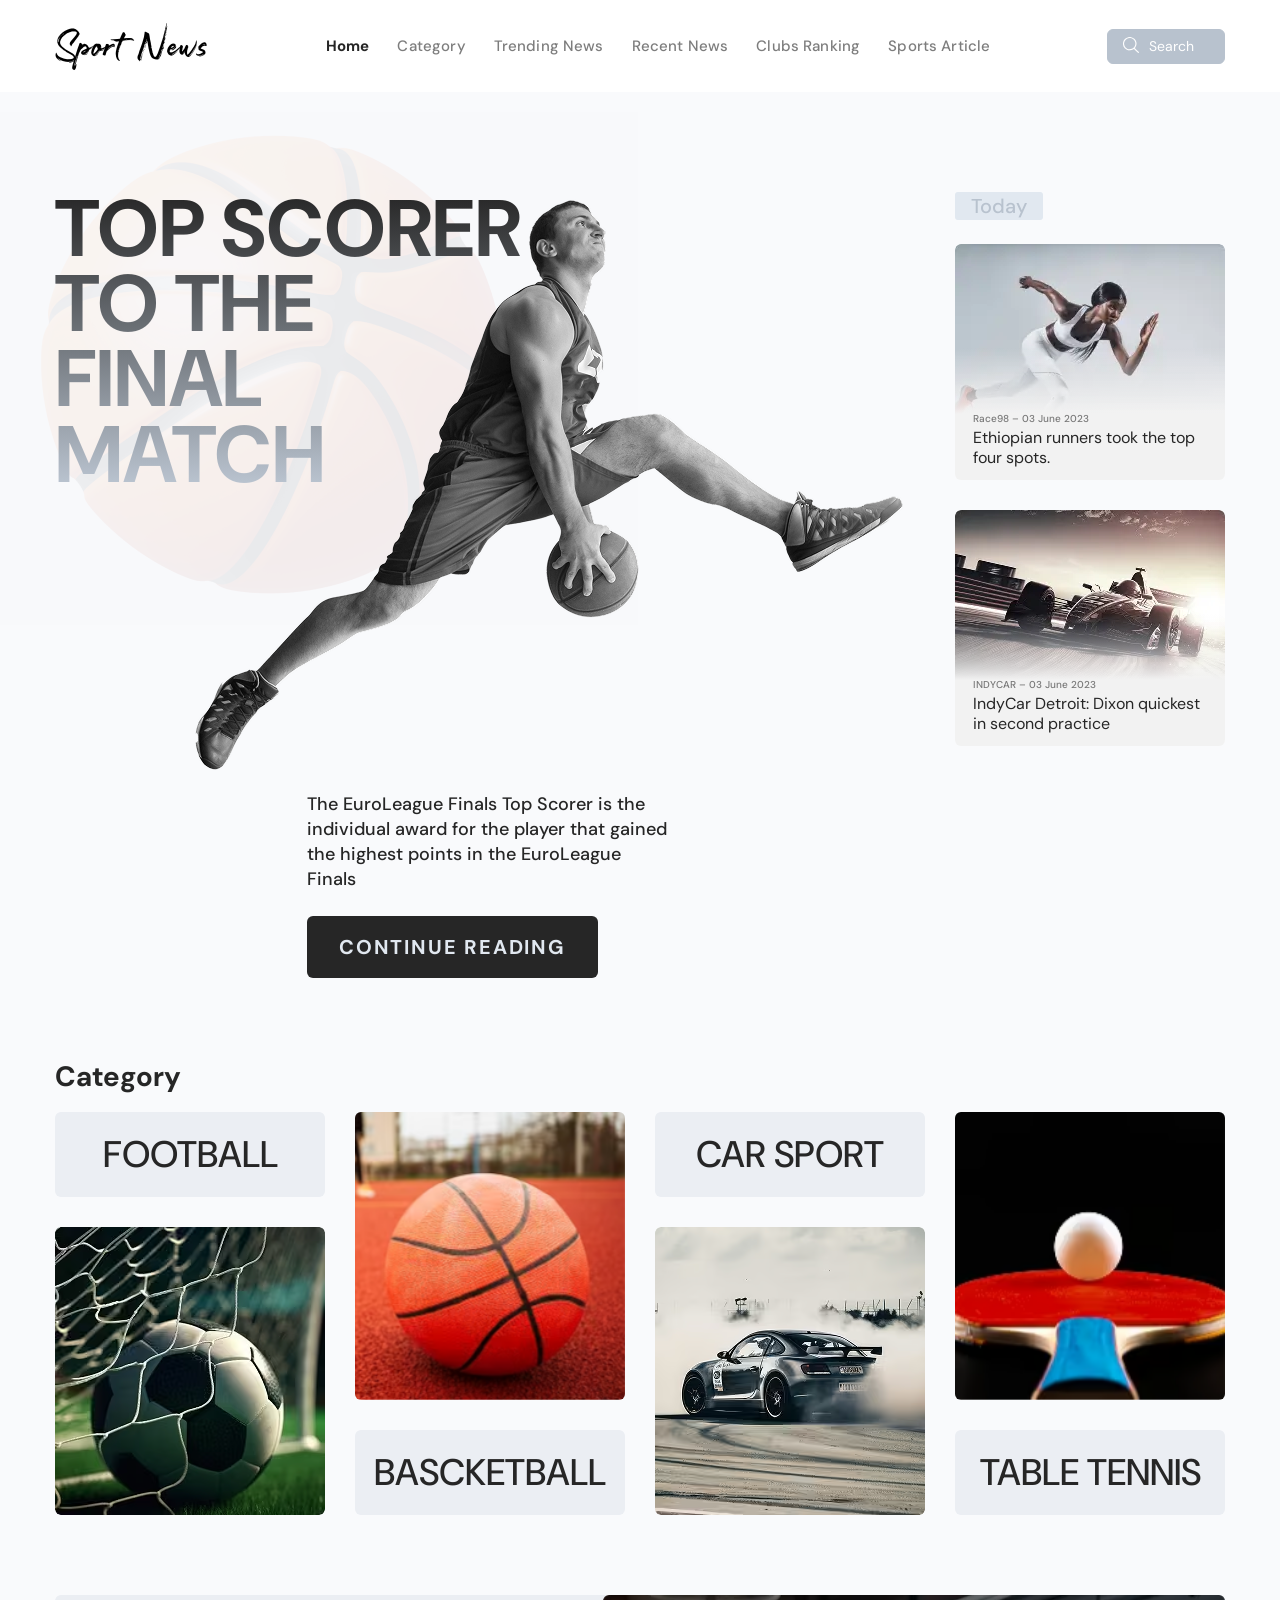
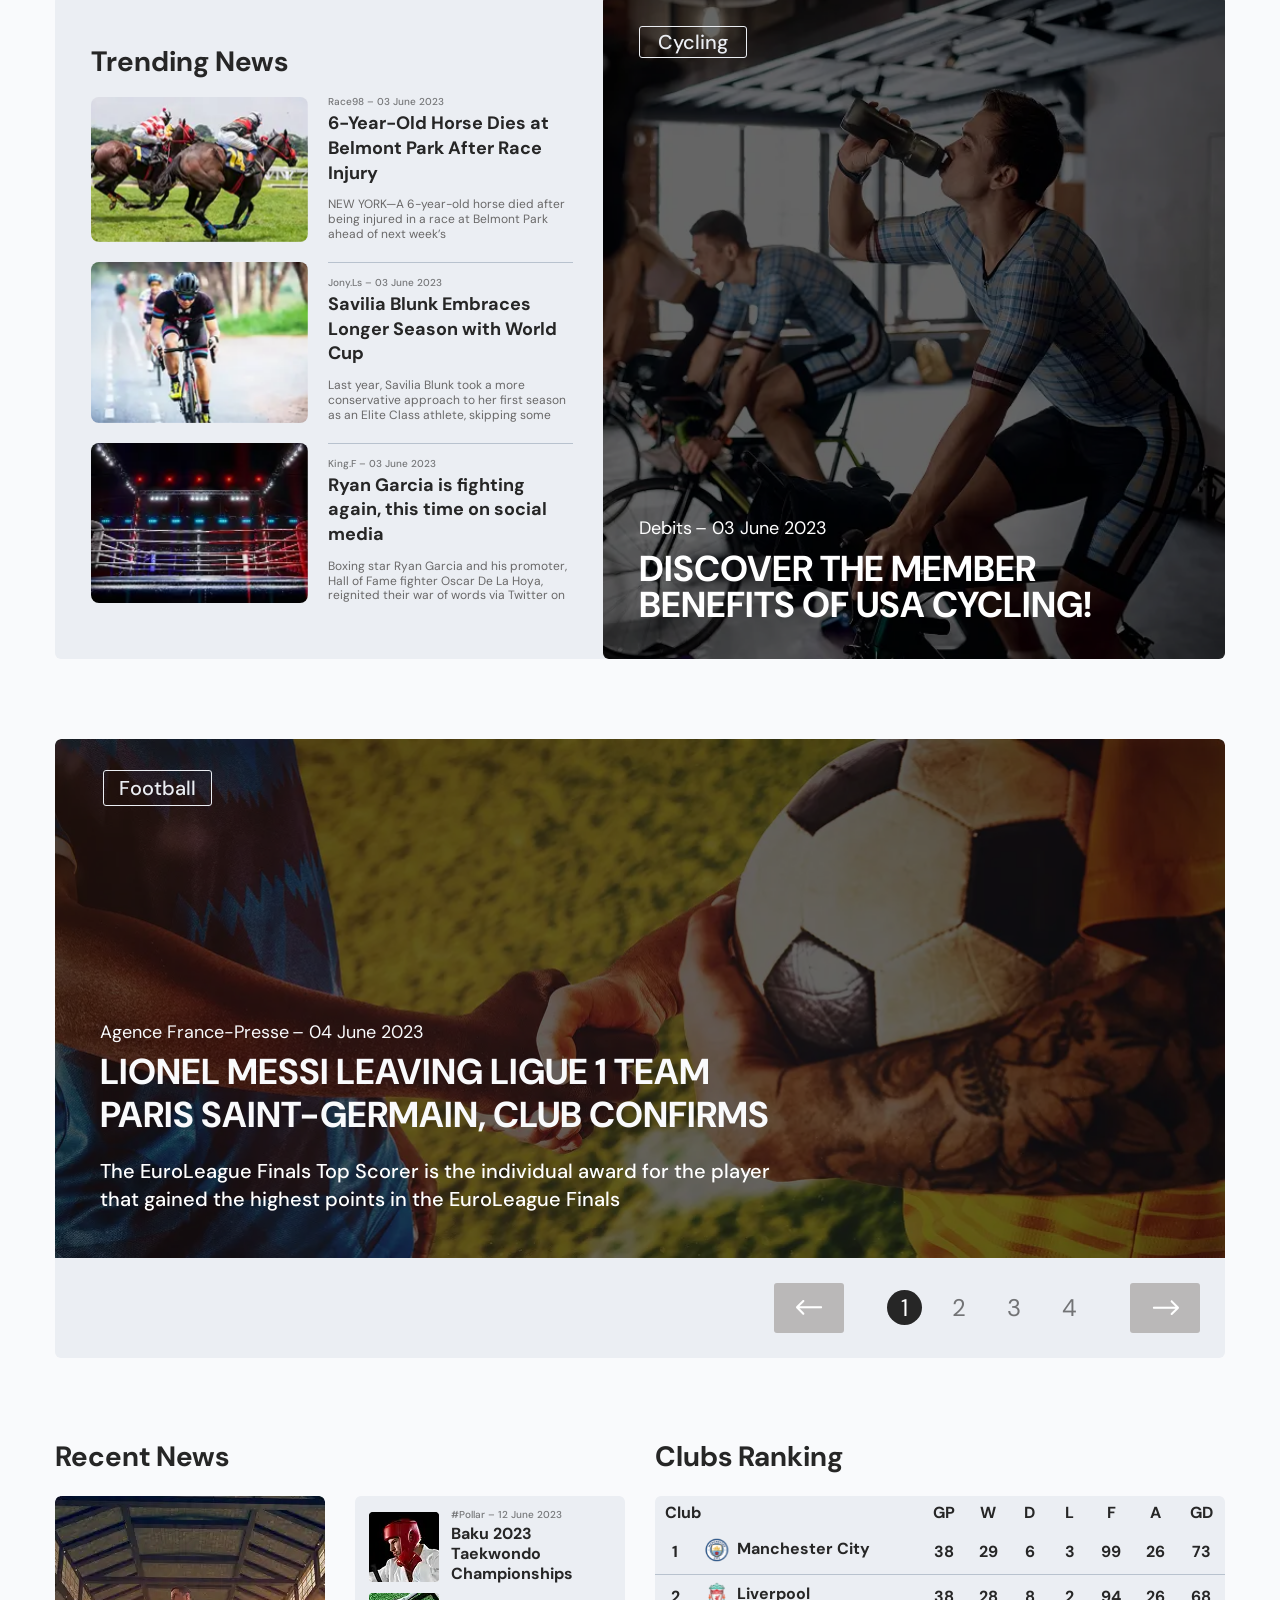
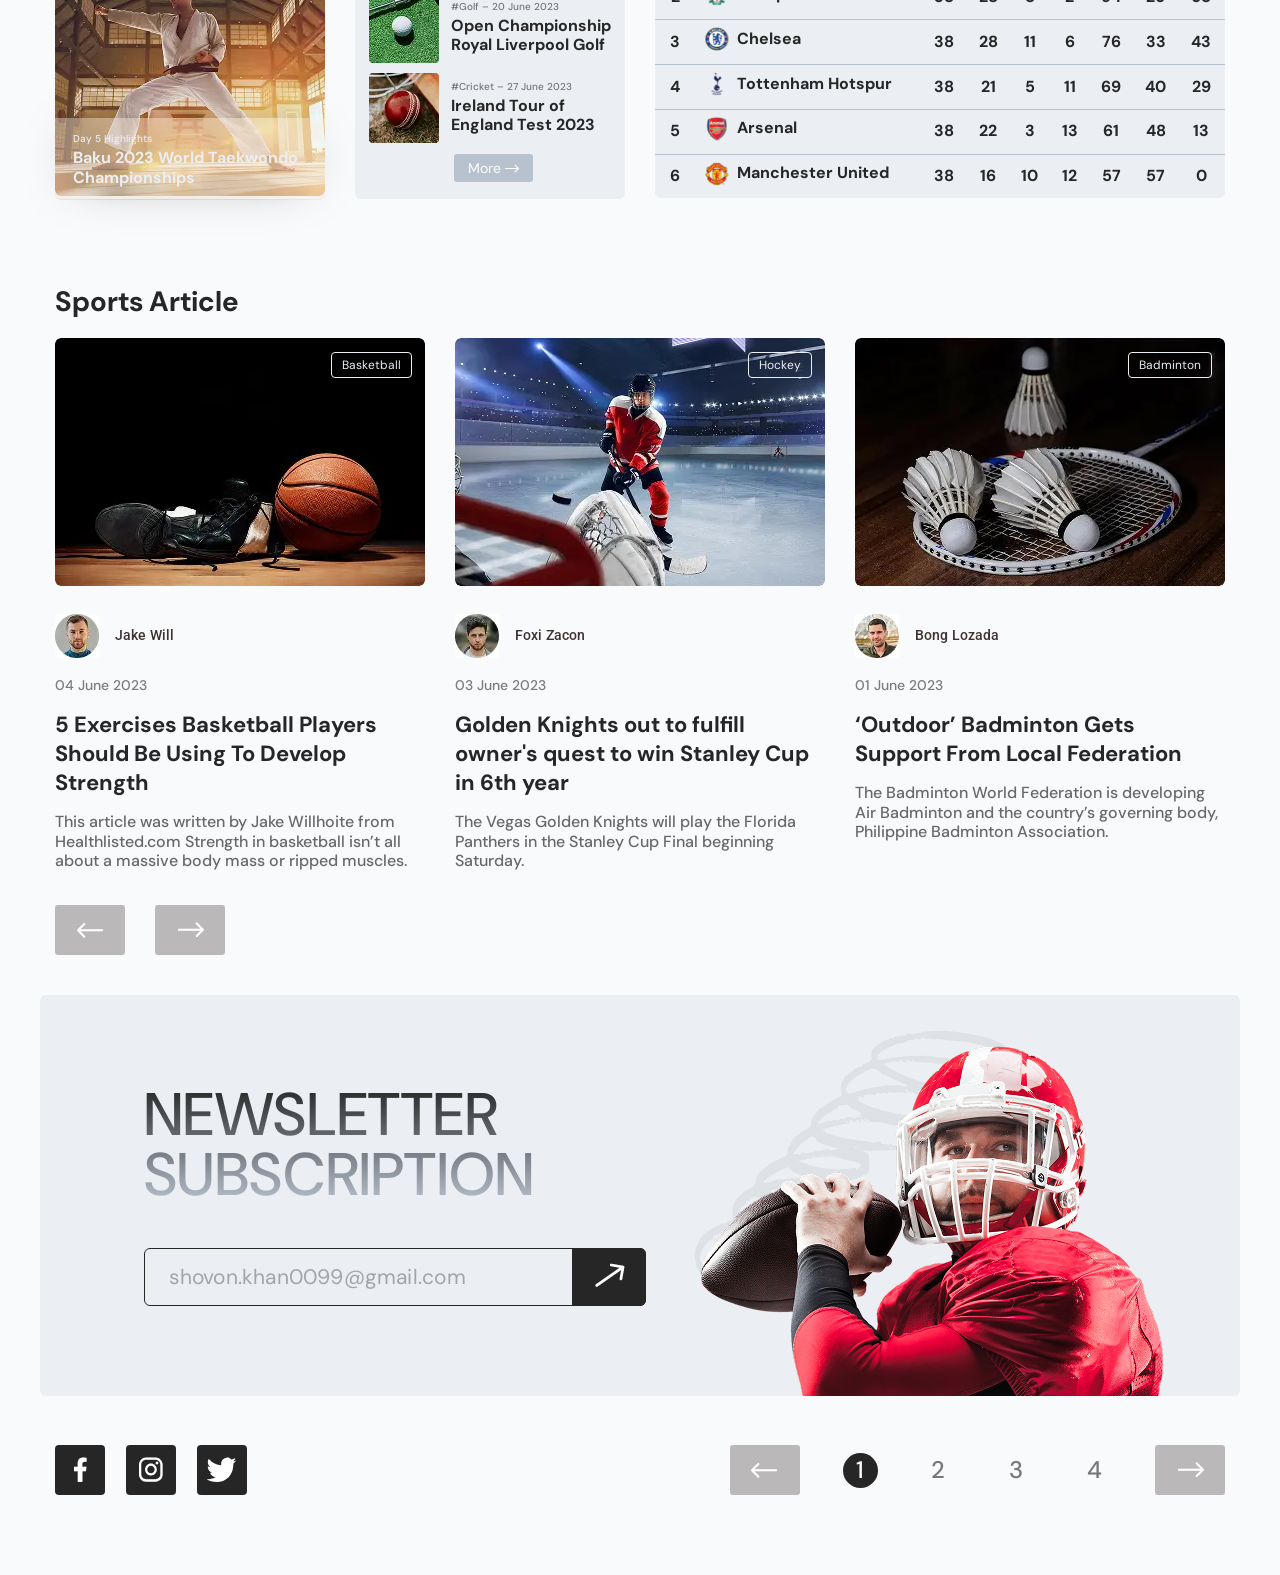
<file: index.html>
<!DOCTYPE html>
<html lang="en">

<head>
   <meta charset="UTF-8">
   <meta name="viewport" content="width=device-width, initial-scale=1.0">
   <link rel="stylesheet" href="https://cdn.jsdelivr.net/npm/swiper@11/swiper-bundle.min.css">
   <link rel="preconnect" href="https://fonts.googleapis.com">
   <link rel="preconnect" href="https://fonts.gstatic.com" crossorigin>
   <link href="https://fonts.googleapis.com/css2?family=DM%20Sans:wght@400;500;700&family=Roboto:wght@500&display=swap" rel="stylesheet">
   <link rel="stylesheet" href="css/style.css">
   <title>Sport News</title>
</head>

<body>
   <div class="wrapper">
      <header class="header">
         <div class="header__container">
            <a class="logo" href="index.html">Sport News</a>
            <nav class="header__menu menu">
               <ul class="menu__list">
                  <li class="menu__item">
                     <a class="menu__link" href="index.html" aria-current="page">Home</a>
                  </li>
                  <li class="menu__item">
                     <a class="menu__link" href="#category">Category</a>
                  </li>
                  <li class="menu__item">
                     <a class="menu__link" href="#trending-news">Trending News</a>
                  </li>
                  <li class="menu__item">
                     <a class="menu__link" href="#recent-news">Recent News</a>
                  </li>
                  <li class="menu__item">
                     <a class="menu__link" href="#clubs-ranking">Clubs Ranking</a>
                  </li>
                  <li class="menu__item">
                     <a class="menu__link" href="#sports-article">Sports Article</a>
                  </li>
               </ul>
            </nav>
            <form class="search" action="#" method="get">
               <label class="visually-hidden" for="search-input">Search</label>
               <input class="search__input" id="search-input" type="search" name="form[]" placeholder="Search">
               <button class="search__button search__button--icon-search" type="submit" aria-label="Search"> </button>
            </form>
            <button class="icon-menu" type="button" aria-label="Open menu">
               <span></span>
            </button>
         </div>
      </header>
      <main class="page">
         <section class="page__hero hero">
            <div class="hero__container">
               <div class="hero__main">
                  <div class="hero__body">
                     <h1 class="hero__title"> TOP SCORER TO THE FINAL MATCH </h1>
                     <div class="hero__media">
                        <img class="hero__image" src="img/hero/basketball-player.png" alt="Basketball player" loading="lazy">
                     </div>
                  </div>
                  <div class="hero__content">
                     <div class="hero__text">
                        <p> The EuroLeague Finals Top Scorer is the individual award for the player that gained the highest points in the EuroLeague Finals</p>
                     </div>
                     <a class="hero__button" href="#">Continue Reading</a>
                  </div>
               </div>
               <aside class="hero__aside aside-hero">
                  <h2 class="aside-hero__label">Today</h2>
                  <ul class="aside-hero__list">
                     <li class="aside-hero__item">
                        <article class="card-news">
                           <a class="card-news__link" href="#">
                              <div class="card-news__picture">
                                 <img class="card-news__image" src="img/hero/woman-running.webp" alt="Ethiopian runners " loading="lazy">
                              </div>
                              <div class="card-news__content">
                                 <div class="card-news__meta">
                                    <span class="card-news__category">Race98</span>
                                    <time datetime="2023-06-03">03 June 2023</time>
                                 </div>
                                 <h3 class="card-news__title"> Ethiopian runners took the top four spots. </h3>
                              </div>
                           </a>
                        </article>
                     </li>
                     <li class="aside-hero__item">
                        <article class="card-news">
                           <a class="card-news__link" href="#">
                              <div class="card-news__picture">
                                 <img class="card-news__image" src="img/hero/race-car.webp" alt="IndyCar Detroit race" loading="lazy">
                              </div>
                              <div class="card-news__content">
                                 <div class="card-news__meta">
                                    <span class="card-news__category">INDYCAR</span>
                                    <time datetime="2023-06-03">03 June 2023</time>
                                 </div>
                                 <h3 class="card-news__title"> IndyCar Detroit: Dixon quickest in second practice </h3>
                              </div>
                           </a>
                        </article>
                     </li>
                  </ul>
               </aside>
            </div>
         </section>
         <section id="category" class="page__category category">
            <div class="category__container">
               <h2 class="category__title title">Category</h2>
               <ul class="category__list">
                  <li class="category__item item-category">
                     <a class="item-category__link" href="#">
                        <h3 class="item-category__title">Football</h3>
                        <figure class="item-category__picture">
                           <img class="item-category__image" src="img/category/football.avif" alt="soccer ball in the goal" loading="lazy">
                        </figure>
                     </a>
                  </li>
                  <li class="category__item item-category">
                     <a class="item-category__link" href="#">
                        <h3 class="item-category__title">Bascketball</h3>
                        <figure class="item-category__picture">
                           <img class="item-category__image" src="img/category/basketball.avif" alt="close up basketball outdoors" loading="lazy">
                        </figure>
                     </a>
                  </li>
                  <li class="category__item item-category">
                     <a class="item-category__link" href="#">
                        <h3 class="item-category__title">Car sport</h3>
                        <figure class="item-category__picture">
                           <img class="item-category__image" src="img/category/car-sport.avif" alt="sport car is drifting  track with smoke around" loading="lazy">
                        </figure>
                     </a>
                  </li>
                  <li class="category__item item-category">
                     <a class="item-category__link" href="#">
                        <h3 class="item-category__title">Table Tennis</h3>
                        <figure class="item-category__picture">
                           <img class="item-category__image" src="img/category/table-tennis.avif" alt="red ping pong racket" loading="lazy">
                        </figure>
                     </a>
                  </li>
               </ul>
            </div>
         </section>
         <section id="trending-news" class="page__top-news top-news">
            <div class="top-news__container">
               <div class="top-news__body">
                  <div class="top-news__content">
                     <h2 class="top-news__title title">Trending News</h2>
                     <ul class="top-news__list">
                        <li class="top-news__item">
                           <article class="news-card">
                              <a class="news-card__link" href="#">
                                 <figure class="news-card__picture">
                                    <img class="news-card__image" src="img/top-news/race-horse.webp" alt="horse racing" loading="lazy">
                                 </figure>
                                 <div class="news-card__content">
                                    <div class="news-card__meta">
                                       <span class="news-card__category">Race98</span>
                                       <time datetime="2023-06-03">03 June 2023</time>
                                    </div>
                                    <h3 class="news-card__title">6-Year-Old Horse Dies at Belmont Park After Race Injury</h3>
                                    <div class="news-card__text">
                                       <p>NEW YORK—A 6-year-old horse died after being injured in a race at Belmont Park ahead of next week’s</p>
                                    </div>
                                 </div>
                              </a>
                           </article>
                        </li>
                        <li class="top-news__item">
                           <article class="news-card">
                              <a class="news-card__link" href="#">
                                 <figure class="news-card__picture">
                                    <img class="news-card__image" src="img/top-news/cyclist.webp" alt="A cyclist leads the way while riding a bicycle on a racing road" loading="lazy">
                                 </figure>
                                 <div class="news-card__content">
                                    <div class="news-card__meta">
                                       <span class="news-card__category">Jony.Ls</span>
                                       <time datetime="2023-06-03">03 June 2023</time>
                                    </div>
                                    <h3 class="news-card__title">Savilia Blunk Embraces Longer Season with World Cup</h3>
                                    <div class="news-card__text">
                                       <p>Last year, Savilia Blunk took a more conservative approach to her first season as an Elite Class athlete, skipping some</p>
                                    </div>
                                 </div>
                              </a>
                           </article>
                        </li>
                        <li class="top-news__item">
                           <article class="news-card">
                              <a class="news-card__link" href="#">
                                 <figure class="news-card__picture">
                                    <img class="news-card__image" src="img/top-news/boxing-arena.webp" alt="empty boxing arena waiting new  round" loading="lazy">
                                 </figure>
                                 <div class="news-card__content">
                                    <div class="news-card__meta">
                                       <span class="news-card__category">King.F</span>
                                       <time datetime="2023-06-03">03 June 2023</time>
                                    </div>
                                    <h3 class="news-card__title">Ryan Garcia is fighting again, this time on social media</h3>
                                    <div class="news-card__text">
                                       <p>Boxing star Ryan Garcia and his promoter, Hall of Fame fighter Oscar De La Hoya, reignited their war of words via Twitter on</p>
                                    </div>
                                 </div>
                              </a>
                           </article>
                        </li>
                     </ul>
                  </div>
                  <article class="top-news__feature feature-news">
                     <a class="feature-news__link" href="#">
                        <div class="feature-news__label">Cycling</div>
                        <figure class="feature-news__picture">
                           <img class="feature-news__image" src="img/top-news/sportsman-drinking-water.webp" alt="sportsman drinking water training stationary bike" loading="lazy">
                        </figure>
                        <div class="feature-news__content">
                           <div class="feature-news__meta">
                              <span class="feature-news__category">Debits</span>
                              <time datetime="2023-06-03">03 June 2023</time>
                           </div>
                           <h3 class="feature-news__title">DISCOVER THE MEMBER BENEFITS OF USA CYCLING!</h3>
                        </div>
                     </a>
                  </article>
               </div>
            </div>
         </section>
         <section id="recent-news" class="page__featured-news featured-news">
            <div class="featured-news__container">
               <h2 class="visually-hidden">Featured news</h2>
               <div class="featured-news__slider slider-featured-news swiper">
                  <div class="slider-featured-news__wrapper swiper-wrapper">
                     <div class="slider-featured-news__slide swiper-slide">
                        <article class="item-featured-news">
                           <a class="item-featured-news__link" href="#">
                              <div class="item-featured-news__label">Football</div>
                              <figure class="item-featured-news__picture">
                                 <img class="item-featured-news__image" src="img/featured-news/players-give-handshake.webp" alt="two opposing players give handshake end game " loading="lazy">
                              </figure>
                              <div class="item-featured-news__content">
                                 <div class="item-featured-news__meta">
                                    <span class="item-featured-news__category">Agence France-Presse</span>
                                    <time datetime="2023-06-04">04 June 2023</time>
                                 </div>
                                 <h3 class="item-featured-news__title">Lionel Messi Leaving Ligue 1 Team Paris Saint-Germain, Club Confirms</h3>
                                 <div class="item-featured-news__text">
                                    <p>The EuroLeague Finals Top Scorer is the individual award for the player that gained the highest points in the EuroLeague Finals</p>
                                 </div>
                              </div>
                           </a>
                        </article>
                     </div>
                     <div class="slider-featured-news__slide swiper-slide">
                        <article class="item-featured-news">
                           <a class="item-featured-news__link" href="#">
                              <div class="item-featured-news__label">Football</div>
                              <figure class="item-featured-news__picture">
                                 <img class="item-featured-news__image" src="img/featured-news/players-give-handshake.webp" alt="two opposing players give handshake end game " loading="lazy">
                              </figure>
                              <div class="item-featured-news__content">
                                 <div class="item-featured-news__meta">
                                    <span class="item-featured-news__category">Agence France-Presse</span>
                                    <time datetime="2023-06-04">04 June 2023</time>
                                 </div>
                                 <h3 class="item-featured-news__title">Lionel Messi Leaving Ligue 1 Team Paris Saint-Germain, Club Confirms</h3>
                                 <div class="item-featured-news__text">
                                    <p>The EuroLeague Finals Top Scorer is the individual award for the player that gained the highest points in the EuroLeague Finals</p>
                                 </div>
                              </div>
                           </a>
                        </article>
                     </div>
                     <div class="slider-featured-news__slide swiper-slide">
                        <article class="item-featured-news">
                           <a class="item-featured-news__link" href="#">
                              <div class="item-featured-news__label">Football</div>
                              <figure class="item-featured-news__picture">
                                 <img class="item-featured-news__image" src="img/featured-news/players-give-handshake.webp" alt="two opposing players give handshake end game " loading="lazy">
                              </figure>
                              <div class="item-featured-news__content">
                                 <div class="item-featured-news__meta">
                                    <span class="item-featured-news__category">Agence France-Presse</span>
                                    <time datetime="2023-06-04">04 June 2023</time>
                                 </div>
                                 <h3 class="item-featured-news__title">Lionel Messi Leaving Ligue 1 Team Paris Saint-Germain, Club Confirms</h3>
                                 <div class="item-featured-news__text">
                                    <p>The EuroLeague Finals Top Scorer is the individual award for the player that gained the highest points in the EuroLeague Finals</p>
                                 </div>
                              </div>
                           </a>
                        </article>
                     </div>
                     <div class="slider-featured-news__slide swiper-slide">
                        <article class="item-featured-news">
                           <a class="item-featured-news__link" href="#">
                              <div class="item-featured-news__label">Football</div>
                              <figure class="item-featured-news__picture">
                                 <img class="item-featured-news__image" src="img/featured-news/players-give-handshake.webp" alt="two opposing players give handshake end game " loading="lazy">
                              </figure>
                              <div class="item-featured-news__content">
                                 <div class="item-featured-news__meta">
                                    <span class="item-featured-news__category">Agence France-Presse</span>
                                    <time datetime="2023-06-04">04 June 2023</time>
                                 </div>
                                 <h3 class="item-featured-news__title">Lionel Messi Leaving Ligue 1 Team Paris Saint-Germain, Club Confirms</h3>
                                 <div class="item-featured-news__text">
                                    <p>The EuroLeague Finals Top Scorer is the individual award for the player that gained the highest points in the EuroLeague Finals</p>
                                 </div>
                              </div>
                           </a>
                        </article>
                     </div>
                     <div class="slider-featured-news__slide swiper-slide">
                        <article class="item-featured-news">
                           <a class="item-featured-news__link" href="#">
                              <div class="item-featured-news__label">Football</div>
                              <figure class="item-featured-news__picture">
                                 <img class="item-featured-news__image" src="img/featured-news/players-give-handshake.webp" alt="two opposing players give handshake end game ">
                              </figure>
                              <div class="item-featured-news__content">
                                 <div class="item-featured-news__meta">
                                    <span class="item-featured-news__category">Agence France-Presse</span>
                                    <time datetime="2023-06-04">04 June 2023</time>
                                 </div>
                                 <h3 class="item-featured-news__title">Lionel Messi Leaving Ligue 1 Team Paris Saint-Germain, Club Confirms</h3>
                                 <div class="item-featured-news__text">
                                    <p>The EuroLeague Finals Top Scorer is the individual award for the player that gained the highest points in the EuroLeague Finals</p>
                                 </div>
                              </div>
                           </a>
                        </article>
                     </div>
                     <div class="slider-featured-news__slide swiper-slide">
                        <article class="item-featured-news">
                           <a class="item-featured-news__link" href="#">
                              <div class="item-featured-news__label">Football</div>
                              <figure class="item-featured-news__picture">
                                 <img class="item-featured-news__image" src="img/featured-news/players-give-handshake.webp" alt="two opposing players give handshake end game ">
                              </figure>
                              <div class="item-featured-news__content">
                                 <div class="item-featured-news__meta">
                                    <span class="item-featured-news__category">Agence France-Presse</span>
                                    <time datetime="2023-06-04">04 June 2023</time>
                                 </div>
                                 <h3 class="item-featured-news__title">Lionel Messi Leaving Ligue 1 Team Paris Saint-Germain, Club Confirms</h3>
                                 <div class="item-featured-news__text">
                                    <p>The EuroLeague Finals Top Scorer is the individual award for the player that gained the highest points in the EuroLeague Finals</p>
                                 </div>
                              </div>
                           </a>
                        </article>
                     </div>
                     <div class="slider-featured-news__slide swiper-slide">
                        <article class="item-featured-news">
                           <a class="item-featured-news__link" href="#">
                              <div class="item-featured-news__label">Football</div>
                              <figure class="item-featured-news__picture">
                                 <img class="item-featured-news__image" src="img/featured-news/players-give-handshake.webp" alt="two opposing players give handshake end game ">
                              </figure>
                              <div class="item-featured-news__content">
                                 <div class="item-featured-news__meta">
                                    <span class="item-featured-news__category">Agence France-Presse</span>
                                    <time datetime="2023-06-04">04 June 2023</time>
                                 </div>
                                 <h3 class="item-featured-news__title">Lionel Messi Leaving Ligue 1 Team Paris Saint-Germain, Club Confirms</h3>
                                 <div class="item-featured-news__text">
                                    <p>The EuroLeague Finals Top Scorer is the individual award for the player that gained the highest points in the EuroLeague Finals</p>
                                 </div>
                              </div>
                           </a>
                        </article>
                     </div>
                     <div class="slider-featured-news__slide swiper-slide">
                        <article class="item-featured-news">
                           <a class="item-featured-news__link" href="#">
                              <div class="item-featured-news__label">Football</div>
                              <figure class="item-featured-news__picture">
                                 <img class="item-featured-news__image" src="img/featured-news/players-give-handshake.webp" alt="two opposing players give handshake end game ">
                              </figure>
                              <div class="item-featured-news__content">
                                 <div class="item-featured-news__meta">
                                    <span class="item-featured-news__category">Agence France-Presse</span>
                                    <time datetime="2023-06-04">04 June 2023</time>
                                 </div>
                                 <h3 class="item-featured-news__title">Lionel Messi Leaving Ligue 1 Team Paris Saint-Germain, Club Confirms</h3>
                                 <div class="item-featured-news__text">
                                    <p>The EuroLeague Finals Top Scorer is the individual award for the player that gained the highest points in the EuroLeague Finals</p>
                                 </div>
                              </div>
                           </a>
                        </article>
                     </div>
                     <div class="slider-featured-news__slide swiper-slide">
                        <article class="item-featured-news">
                           <a class="item-featured-news__link" href="#">
                              <div class="item-featured-news__label">Football</div>
                              <figure class="item-featured-news__picture">
                                 <img class="item-featured-news__image" src="img/featured-news/players-give-handshake.webp" alt="two opposing players give handshake end game ">
                              </figure>
                              <div class="item-featured-news__content">
                                 <div class="item-featured-news__meta">
                                    <span class="item-featured-news__category">Agence France-Presse</span>
                                    <time datetime="2023-06-04">04 June 2023</time>
                                 </div>
                                 <h3 class="item-featured-news__title">Lionel Messi Leaving Ligue 1 Team Paris Saint-Germain, Club Confirms</h3>
                                 <div class="item-featured-news__text">
                                    <p>The EuroLeague Finals Top Scorer is the individual award for the player that gained the highest points in the EuroLeague Finals</p>
                                 </div>
                              </div>
                           </a>
                        </article>
                     </div>
                     <div class="slider-featured-news__slide swiper-slide">
                        <article class="item-featured-news">
                           <a class="item-featured-news__link" href="#">
                              <div class="item-featured-news__label">Football</div>
                              <figure class="item-featured-news__picture">
                                 <img class="item-featured-news__image" src="img/featured-news/players-give-handshake.webp" alt="two opposing players give handshake end game ">
                              </figure>
                              <div class="item-featured-news__content">
                                 <div class="item-featured-news__meta">
                                    <span class="item-featured-news__category">Agence France-Presse</span>
                                    <time datetime="2023-06-04">04 June 2023</time>
                                 </div>
                                 <h3 class="item-featured-news__title">Lionel Messi Leaving Ligue 1 Team Paris Saint-Germain, Club Confirms</h3>
                                 <div class="item-featured-news__text">
                                    <p>The EuroLeague Finals Top Scorer is the individual award for the player that gained the highest points in the EuroLeague Finals</p>
                                 </div>
                              </div>
                           </a>
                        </article>
                     </div>
                     <div class="slider-featured-news__slide swiper-slide">
                        <article class="item-featured-news">
                           <a class="item-featured-news__link" href="#">
                              <div class="item-featured-news__label">Football</div>
                              <figure class="item-featured-news__picture">
                                 <img class="item-featured-news__image" src="img/featured-news/players-give-handshake.webp" alt="two opposing players give handshake end game ">
                              </figure>
                              <div class="item-featured-news__content">
                                 <div class="item-featured-news__meta">
                                    <span class="item-featured-news__category">Agence France-Presse</span>
                                    <time datetime="2023-06-04">04 June 2023</time>
                                 </div>
                                 <h3 class="item-featured-news__title">Lionel Messi Leaving Ligue 1 Team Paris Saint-Germain, Club Confirms</h3>
                                 <div class="item-featured-news__text">
                                    <p>The EuroLeague Finals Top Scorer is the individual award for the player that gained the highest points in the EuroLeague Finals</p>
                                 </div>
                              </div>
                           </a>
                        </article>
                     </div>
                     <div class="slider-featured-news__slide swiper-slide">
                        <article class="item-featured-news">
                           <a class="item-featured-news__link" href="#">
                              <div class="item-featured-news__label">Football</div>
                              <figure class="item-featured-news__picture">
                                 <img class="item-featured-news__image" src="img/featured-news/players-give-handshake.webp" alt="two opposing players give handshake end game ">
                              </figure>
                              <div class="item-featured-news__content">
                                 <div class="item-featured-news__meta">
                                    <span class="item-featured-news__category">Agence France-Presse</span>
                                    <time datetime="2023-06-04">04 June 2023</time>
                                 </div>
                                 <h3 class="item-featured-news__title">Lionel Messi Leaving Ligue 1 Team Paris Saint-Germain, Club Confirms</h3>
                                 <div class="item-featured-news__text">
                                    <p>The EuroLeague Finals Top Scorer is the individual award for the player that gained the highest points in the EuroLeague Finals</p>
                                 </div>
                              </div>
                           </a>
                        </article>
                     </div>
                  </div>
                  <div class="swiper-controls">
                     <button class="slider-arrow slider-arrow--left  slider-arrow--icon-arrow" aria-label="Previous slide"></button>
                     <div class="swiper-pagination">
                        <button class="swiper-pagination-btn"></button>
                        <button class="swiper-pagination-btn"></button>
                        <button class="swiper-pagination-btn"></button>
                        <button class="swiper-pagination-btn"></button>
                     </div>
                     <button class="slider-arrow slider-arrow--right slider-arrow--icon-arrow" aria-label="Next slide"></button>
                  </div>
               </div>
            </div>
         </section>
         <section id="clubs-ranking" class="page__recent-news recent-news">
            <div class="recent-news__container">
               <div class="recent-news__layout">
                  <h2 class="recent-news__title title">Recent News</h2>
                  <h2 class="recent-news__sub-title title">Clubs Ranking</h2>
                  <div class="recent-news__body">
                     <article class="recent-news__item item-recent-news">
                        <a href="#" class="item-recent-news__link">
                           <figure class="item-recent-news__picture">
                              <img class="item-recent-news__image" src="img/recent-news/karate-fighters.webp" alt="a man in a white kimano" loading="lazy">
                           </figure>
                           <div class="item-recent-news__content">
                              <div class="item-recent-news__meta">
                                 <span class="item-recent-news__category">Day 5 Highlights</span>
                              </div>
                              <h3 class="item-recent-news__sub-title"> Baku 2023 World Taekwondo Championships </h3>
                           </div>
                        </a>
                     </article>
                     <div class="recent-news__list-wrapper">
                        <ul class="recent-news__list">
                           <li class="recent-news__item">
                              <article class="recent-news__card card-recent-news">
                                 <a class="card-recent-news__link" href="#">
                                    <div class="card-recent-news__picture">
                                       <img class="card-recent-news__image" src="img/recent-news/item-news-card-image-1.webp" alt="" loading="lazy">
                                    </div>
                                    <div class="card-recent-news__body">
                                       <div class="card-recent-news__meta">
                                          <span class="card-recent-news__category">#Pollar</span>
                                          <time datetime="2023-06-12">12 June 2023</time>
                                       </div>
                                       <h3 class="card-recent-news__title">Baku 2023 Taekwondo Championships</h3>
                                    </div>
                                 </a>
                              </article>
                           </li>
                           <li class="recent-news__item">
                              <article class="recent-news__card card-recent-news">
                                 <a class="card-recent-news__link" href="#">
                                    <div class="card-recent-news__picture">
                                       <img class="card-recent-news__image" src="img/recent-news/item-news-card-image-2.webp" alt="" loading="lazy">
                                    </div>
                                    <div class="card-recent-news__body">
                                       <div class="card-recent-news__meta">
                                          <span class="card-recent-news__category">#Golf</span>
                                          <time datetime="2023-06-20">20 June 2023</time>
                                       </div>
                                       <h3 class="card-recent-news__title">Open Championship Royal Liverpool Golf</h3>
                                    </div>
                                 </a>
                              </article>
                           </li>
                           <li class="recent-news__item">
                              <article class="recent-news__card card-recent-news">
                                 <a class="card-recent-news__link" href="#">
                                    <div class="card-recent-news__picture">
                                       <img class="card-recent-news__image" src="img/recent-news/item-news-card-image-3.webp" alt="" loading="lazy">
                                    </div>
                                    <div class="card-recent-news__body">
                                       <div class="card-recent-news__meta">
                                          <span class="card-recent-news__category">#Cricket</span>
                                          <time datetime="2023-06-27">27 June 2023</time>
                                       </div>
                                       <h3 class="card-recent-news__title">Ireland Tour of England Test 2023</h3>
                                    </div>
                                 </a>
                              </article>
                           </li>
                        </ul>
                        <button class="recent-news__button recent-news__button--icon-arrow" type="button">More</button>
                     </div>
                  </div>
                  <div class="recent-news__ranking ranking">
                     <table class="table-ranking">
                        <thead>
                           <tr>
                              <th class="table-ranking__cell table-ranking__cell--club" colspan="2">Club</th>
                              <th class="table-ranking__cell">GP</th>
                              <th class="table-ranking__cell">W</th>
                              <th class="table-ranking__cell">D</th>
                              <th class="table-ranking__cell">L</th>
                              <th class="table-ranking__cell">F</th>
                              <th class="table-ranking__cell">A</th>
                              <th class="table-ranking__cell">GD</th>
                           </tr>
                        </thead>
                        <tbody>
                           <tr class="table-ranking__row">
                              <th class="table-ranking__cell table-ranking__cell--position" scope="row">1</th>
                              <td class="table-ranking__cell table-ranking__cell--club">
                                 <span class="table-ranking__team"> <img class="table-ranking__logo" src="img/recent-news/clubs/ms.svg" alt="Manchester City logo" loading="lazy"> Manchester City </span>
                              </td>
                              <td class="table-ranking__cell" data-label="GP">38</td>
                              <td class="table-ranking__cell" data-label="W">29</td>
                              <td class="table-ranking__cell" data-label="D">6</td>
                              <td class="table-ranking__cell" data-label="L">3</td>
                              <td class="table-ranking__cell" data-label="F">99</td>
                              <td class="table-ranking__cell" data-label="A">26</td>
                              <td class="table-ranking__cell" data-label="GD">73</td>
                           </tr>
                           <tr class="table-ranking__row">
                              <th class="table-ranking__cell table-ranking__cell--position" scope="row">2</th>
                              <td class="table-ranking__cell table-ranking__cell--club">
                                 <span class="table-ranking__team"> <img class="table-ranking__logo" src="img/recent-news/clubs/lv.svg" alt="Liverpool logo" loading="lazy">Liverpool</span>
                              </td>
                              <td class="table-ranking__cell" data-label="GP">38</td>
                              <td class="table-ranking__cell" data-label="W">28</td>
                              <td class="table-ranking__cell" data-label="D">8</td>
                              <td class="table-ranking__cell" data-label="L">2</td>
                              <td class="table-ranking__cell" data-label="F">94</td>
                              <td class="table-ranking__cell" data-label="A">26</td>
                              <td class="table-ranking__cell" data-label="GD">68</td>
                           </tr>
                           <tr class="table-ranking__row">
                              <th class="table-ranking__cell table-ranking__cell--position" scope="row">3</th>
                              <td class="table-ranking__cell table-ranking__cell--club">
                                 <span class="table-ranking__team"> <img class="table-ranking__logo" src="img/recent-news/clubs/cl.svg" alt="Chelsea logo" loading="lazy">Chelsea</span>
                              </td>
                              <td class="table-ranking__cell" data-label="GP">38</td>
                              <td class="table-ranking__cell" data-label="W">28</td>
                              <td class="table-ranking__cell" data-label="D">11</td>
                              <td class="table-ranking__cell" data-label="L">6</td>
                              <td class="table-ranking__cell" data-label="F">76</td>
                              <td class="table-ranking__cell" data-label="A">33</td>
                              <td class="table-ranking__cell" data-label="GD">43</td>
                           </tr>
                           <tr class="table-ranking__row">
                              <th class="table-ranking__cell table-ranking__cell--position" scope="row">4</th>
                              <td class="table-ranking__cell table-ranking__cell--club">
                                 <span class="table-ranking__team"> <img class="table-ranking__logo" src="img/recent-news/clubs/th.svg" alt="Tottenham Hotspur logo" loading="lazy">Tottenham Hotspur</span>
                              </td>
                              <td class="table-ranking__cell" data-label="GP">38</td>
                              <td class="table-ranking__cell" data-label="W">21</td>
                              <td class="table-ranking__cell" data-label="D">5</td>
                              <td class="table-ranking__cell" data-label="L">11</td>
                              <td class="table-ranking__cell" data-label="F">69</td>
                              <td class="table-ranking__cell" data-label="A">40</td>
                              <td class="table-ranking__cell" data-label="GD">29</td>
                           </tr>
                           <tr class="table-ranking__row">
                              <th class="table-ranking__cell table-ranking__cell--position" scope="row">5</th>
                              <td class="table-ranking__cell table-ranking__cell--club">
                                 <span class="table-ranking__team"> <img class="table-ranking__logo" src="img/recent-news/clubs/ar.svg" alt="Arsenal logo" loading="lazy">Arsenal</span>
                              </td>
                              <td class="table-ranking__cell" data-label="GP">38</td>
                              <td class="table-ranking__cell" data-label="W">22</td>
                              <td class="table-ranking__cell" data-label="D">3</td>
                              <td class="table-ranking__cell" data-label="L">13</td>
                              <td class="table-ranking__cell" data-label="F">61</td>
                              <td class="table-ranking__cell" data-label="A">48</td>
                              <td class="table-ranking__cell" data-label="GD">13</td>
                           </tr>
                           <tr class="table-ranking__row">
                              <th class="table-ranking__cell table-ranking__cell--position" scope="row">6</th>
                              <td class="table-ranking__cell table-ranking__cell--club">
                                 <span class="table-ranking__team"> <img class="table-ranking__logo" src="img/recent-news/clubs/mu.svg" alt="Manchester United logo" loading="lazy">Manchester United</span>
                              </td>
                              <td class="table-ranking__cell" data-label="GP">38</td>
                              <td class="table-ranking__cell" data-label="W">16</td>
                              <td class="table-ranking__cell" data-label="D">10</td>
                              <td class="table-ranking__cell" data-label="L">12</td>
                              <td class="table-ranking__cell" data-label="F">57</td>
                              <td class="table-ranking__cell" data-label="A">57</td>
                              <td class="table-ranking__cell" data-label="GD">0</td>
                           </tr>
                        </tbody>
                     </table>
                  </div>
               </div>
            </div>
         </section>
         <section id="sports-article" class="page__articles articles">
            <div class="articles__container">
               <h2 class="articles__title title">Sports Article</h2>
               <div class="articles__slider slider-articles swiper">
                  <div class="slider-articles__wrapper swiper-wrapper">
                     <div class="slider-articles__slide swiper-slide">
                        <article class="item-articles">
                           <a class="item-articles__link" href="#">
                              <div class="item-articles__picture">
                                 <div class="item-articles__label">Basketball</div>
                                 <img class="item-articles__image" src="img/articles/pictures/basketball-equipment.webp" alt="basketball equipment on the floor in a dark room" loading="lazy">
                              </div>
                              <div class="item-articles__content">
                                 <div class="item-articles__author author-articles">
                                    <figure class="author-articles__picture">
                                       <img class="author-articles__avatar" src="img/articles/avatars/avatar-1.webp" alt="" loading="lazy">
                                    </figure>
                                    <div class="author-articles__name">Jake Will</div>
                                 </div>
                                 <div class="item-articles__meta">
                                    <time datetime="2023-06-04">04 June 2023</time>
                                 </div>
                                 <h3 class="item-articles__title">5 Exercises Basketball Players Should Be Using To Develop Strength</h3>
                                 <div class="item-articles__text">
                                    <p>This article was written by Jake Willhoite from Healthlisted.com Strength in basketball isn’t all about a massive body mass or ripped muscles.</p>
                                 </div>
                              </div>
                           </a>
                        </article>
                     </div>
                     <div class="slider-articles__slide swiper-slide">
                        <article class="item-articles">
                           <a class="item-articles__link" href="#">
                              <div class="item-articles__picture">
                                 <div class="item-articles__label">Hockey</div>
                                 <img class="item-articles__image" src="img/articles/pictures/hockey-players.webp" alt="a hockey player scores a puck into the goal" loading="lazy">
                              </div>
                              <div class="item-articles__content">
                                 <div class="item-articles__author author-articles">
                                    <figure class="author-articles__picture">
                                       <img class="author-articles__avatar" src="img/articles/avatars/avatar-2.webp" alt="" loading="lazy">
                                    </figure>
                                    <div class="author-articles__name">Foxi Zacon</div>
                                 </div>
                                 <div class="item-articles__meta">
                                    <time datetime="2023-06-03">03 June 2023</time>
                                 </div>
                                 <h3 class="item-articles__title">Golden Knights out to fulfill owner's quest to win Stanley Cup in 6th year</h3>
                                 <div class="item-articles__text">
                                    <p>The Vegas Golden Knights will play the Florida Panthers in the Stanley Cup Final beginning Saturday.</p>
                                 </div>
                              </div>
                           </a>
                        </article>
                     </div>
                     <div class="slider-articles__slide swiper-slide">
                        <article class="item-articles">
                           <a class="item-articles__link" href="#">
                              <div class="item-articles__picture">
                                 <div class="item-articles__label">badminton</div>
                                 <img class="item-articles__image" src="img/articles/pictures/badminton-racquet.webp" alt="three white shuttlecocks on a bandminton racket" loading="lazy">
                              </div>
                              <div class="item-articles__content">
                                 <div class="item-articles__author author-articles">
                                    <figure class="author-articles__picture">
                                       <img class="author-articles__avatar" src="img/articles/avatars/avatar-3.webp" alt="" loading="lazy">
                                    </figure>
                                    <div class="author-articles__name">Bong Lozada</div>
                                 </div>
                                 <div class="item-articles__meta">
                                    <time datetime="2023-06-01">01 June 2023</time>
                                 </div>
                                 <h3 class="item-articles__title">‘Outdoor’ Badminton Gets Support From Local Federation</h3>
                                 <div class="item-articles__text">
                                    <p>The Badminton World Federation is developing Air Badminton and the country’s governing body, Philippine Badminton Association.</p>
                                 </div>
                              </div>
                           </a>
                        </article>
                     </div>
                     <div class="slider-articles__slide swiper-slide">
                        <article class="item-articles">
                           <a class="item-articles__link" href="#">
                              <div class="item-articles__picture">
                                 <div class="item-articles__label">Hockey</div>
                                 <img class="item-articles__image" src="img/articles/pictures/hockey-players.webp" alt="a hockey player scores a puck into the goal" loading="lazy">
                              </div>
                              <div class="item-articles__content">
                                 <div class="item-articles__author author-articles">
                                    <figure class="author-articles__picture">
                                       <img class="author-articles__avatar" src="img/articles/avatars/avatar-2.webp" alt="" loading="lazy">
                                    </figure>
                                    <div class="author-articles__name">Foxi Zacon</div>
                                 </div>
                                 <div class="item-articles__meta">
                                    <time datetime="2023-06-03">03 June 2023</time>
                                 </div>
                                 <h3 class="item-articles__title">Golden Knights out to fulfill owner's quest to win Stanley Cup in 6th year</h3>
                                 <div class="item-articles__text">
                                    <p>The Vegas Golden Knights will play the Florida Panthers in the Stanley Cup Final beginning Saturday.</p>
                                 </div>
                              </div>
                           </a>
                        </article>
                     </div>
                  </div>
                  <div class="slider-arrows">
                     <button class="slider-arrow slider-arrow--left  slider-arrow--icon-arrow" aria-label="Previous slide"></button>
                     <button class="slider-arrow slider-arrow--right slider-arrow--icon-arrow" aria-label="Next slide"></button>
                  </div>
               </div>
            </div>
         </section>
      </main>
      <aside class="subscribe">
         <div class="subscribe__container">
            <div class="subscribe__content">
               <h3 class="subscribe__title">Newsletter Subscription</h3>
               <form class="subscribe__form" action="#" method="get">
                  <input class="subscribe__input" type="email" placeholder="shovon.khan0099@gmail.com" name="form[]" autocomplete="on" required>
                  <button class="subscribe__button subscribe__button--icon-arrow" type="submit" aria-label="Newsletter Subscription"> </button>
               </form>
            </div>
            <figure class="subscribe__picture">
               <img class="subscribe__image" src="img/subscribe/subscribe-image.png" alt="An American football player poses with a brown ball" loading="lazy">
            </figure>
         </div>
      </aside>
      <footer class="footer">
         <div class="footer__container">
            <div class="footer__social social-footer">
               <ul class="social-footer__list">
                  <li class="social-footer__item">
                     <a class="social-footer__link social-footer__link--icon-s-fb" href="#" aria-label="Facebook"></a>
                  </li>
                  <li class="social-footer__item">
                     <a class="social-footer__link social-footer__link--icon-s-inst" href="#" aria-label="Instagram"></a>
                  </li>
                  <li class="social-footer__item">
                     <a class="social-footer__link social-footer__link--icon-s-tw" href="#" aria-label="Twitter"></a>
                  </li>
               </ul>
            </div>
            <ul class="footer__pages pages">
               <li class="pages__item">
                  <a class="pages__link pages__link--icon-arrow" href="#"></a>
               </li>
               <li class="pages__item">
                  <a class="pages__link pages__link--current" href="#">1</a>
               </li>
               <li class="pages__item">
                  <a class="pages__link" href="#">2</a>
               </li>
               <li class="pages__item">
                  <a class="pages__link" href="#">3</a>
               </li>
               <li class="pages__item">
                  <a class="pages__link" href="#">4</a>
               </li>
               <li class="pages__item">
                  <a class="pages__link pages__link--icon-arrow" href="#"></a>
               </li>
            </ul>
         </div>
      </footer>
   </div>
   <script src="https://cdn.jsdelivr.net/npm/swiper@11/swiper-bundle.min.js"></script>
   <script src="js/script.js"></script>
</body>

</html>
</file>
<file: css/style.css>
@charset "UTF-8";
*,
*::before,
*::after {
  padding: 0;
  margin: 0;
  border: none;
  -webkit-box-sizing: border-box;
          box-sizing: border-box;
}

*::before,
*::after {
  display: inline-block;
}

a {
  text-decoration: none;
  display: inline-block;
  color: inherit;
}

li {
  list-style: none;
}

img {
  max-width: 100%;
  vertical-align: middle;
}

html,
body {
  line-height: 1;
  height: 100%;
}

h1,
h2,
h3,
h4,
h5,
h6 {
  font-weight: inherit;
  font-size: inherit;
}

input,
button,
textarea {
  font-family: inherit;
  font-size: inherit;
  line-height: inherit;
  color: inherit;
  background-color: transparent;
}

input,
textarea {
  width: 100%;
}

button,
select,
option {
  cursor: pointer;
}

input[type=text],
input[type=email],
input[type=tel],
textarea {
  -webkit-appearance: none;
     -moz-appearance: none;
          appearance: none;
}

@font-face {
  font-family: "Darkline";
  src: url("../fonts/Darkline.woff2") format("woff2");
  font-weight: 400;
  font-display: swap;
  font-style: normal;
}
@font-face {
  font-family: "iconfont";
  src: url("../fonts/iconfonts/iconfont.woff2") format("woff2");
  font-weight: normal;
  font-style: normal;
  font-display: block;
}
[class*="--icon-"]::before {
  content: "";
  font-family: "iconfont" !important;
  font-style: normal;
  font-weight: normal;
  font-variant: normal;
  text-transform: none;
  line-height: 1;
  /* Better Font Rendering =========== */
  -webkit-font-smoothing: antialiased;
  -moz-osx-font-smoothing: grayscale;
}

:root {
  --icon-s-tw: "\f000";
  --icon-s-inst: "\f001";
  --icon-s-fb: "\f002";
  --icon-search: "\f003";
  --icon-arrow: "\f004";
}

[class*="--icon-s-tw"]:before {
  content: var(--icon-s-tw);
}

[class*="--icon-s-inst"]:before {
  content: var(--icon-s-inst);
}

[class*="--icon-s-fb"]:before {
  content: var(--icon-s-fb);
}

[class*="--icon-search"]:before {
  content: var(--icon-search);
}

[class*="--icon-arrow"]:before {
  content: var(--icon-arrow);
}

@media (any-hover: hover) and (any-pointer: fine) {
  .menu__link:hover {
    color: rgb(54, 54, 54);
  }
  .menu__link:hover[aria-current=page] {
    color: #686868;
  }
  .hero__button:hover {
    background-color: rgba(38, 38, 38, 0.8);
  }
  .card-news__link:hover .card-news__image {
    -webkit-transform: translateZ(0) scale(1.1);
            transform: translateZ(0) scale(1.1);
  }
  .item-category__link:hover .item-category__title {
    color: #ffffff;
    background-color: #262626;
  }
  .item-category__link:hover .item-category__image {
    -webkit-transform: translateZ(0) scale(1.1);
            transform: translateZ(0) scale(1.1);
  }
  .news-card__link:hover .news-card__image {
    -webkit-transform: translateZ(0) scale(1.1);
            transform: translateZ(0) scale(1.1);
  }
  .slider-arrow:hover {
    background-color: #262626;
  }
  .feature-news__link:hover::after,
  .item-featured-news__link:hover::after {
    opacity: 0.3;
  }
  .swiper-pagination-btn:hover {
    background-color: rgba(38, 38, 38, 0.631372549);
    color: #fff;
  }
  .item-articles__link:hover .item-articles__image {
    -webkit-transform: translateZ(0) scale(1.1);
            transform: translateZ(0) scale(1.1);
  }
  .item-articles__link:hover .item-articles__title {
    color: #686868;
  }
  .item-articles__link:hover .item-articles__text {
    color: #262626;
  }
  .item-recent-news:hover .item-recent-news__image {
    -webkit-transform: translateZ(0) scale(1.1);
            transform: translateZ(0) scale(1.1);
  }
  .card-recent-news:hover .card-recent-news__image {
    -webkit-transform: translateZ(0) scale(1.1);
            transform: translateZ(0) scale(1.1);
  }
  .recent-news__button:hover {
    color: #262626;
    background-color: #e1e8f0;
  }
  .subscribe__button:hover {
    background-color: #686868;
  }
  .subscribe__button:hover::before {
    -webkit-transform: rotate(180deg);
        -ms-transform: rotate(180deg);
            transform: rotate(180deg);
  }
  .social-footer__link:hover {
    background-color: #bab8b8;
  }
  .social-footer__link:hover::before {
    -webkit-transform: translateZ(0) scale(1.1);
            transform: translateZ(0) scale(1.1);
    color: #262626;
  }
  .pages__link:hover:not(.pages__link--current) {
    color: #262626;
  }
  .pages__link--icon-arrow:hover {
    background-color: #262626;
  }
}
.title {
  font-size: 1.75rem;
  font-weight: 700;
  line-height: 1.36;
  -webkit-margin-after: 1rem;
          margin-block-end: 1rem;
}

.header {
  padding-block: 0.9375rem;
  -webkit-margin-after: 1.25rem;
          margin-block-end: 1.25rem;
  background-color: #fff;
  inline-size: 100%;
  position: sticky;
  inset-block-start: 0;
  z-index: 100;
}
.header__container {
  display: -webkit-box;
  display: -ms-flexbox;
  display: flex;
  -webkit-box-align: center;
      -ms-flex-align: center;
          align-items: center;
  -ms-flex-wrap: wrap;
      flex-wrap: wrap;
  -webkit-box-pack: justify;
      -ms-flex-pack: justify;
          justify-content: space-between;
  gap: 0.625rem;
}
.logo {
  font-family: "Darkline", fantasy;
  font-size: 2.625rem;
  line-height: 1;
  letter-spacing: 0.01em;
  color: #000;
}

.menu__list {
  display: -webkit-box;
  display: -ms-flexbox;
  display: flex;
  -webkit-box-align: center;
      -ms-flex-align: center;
          align-items: center;
  -ms-flex-wrap: wrap;
      flex-wrap: wrap;
  gap: 0.5rem;
}
.menu__link {
  font-size: 0.9375rem;
  line-height: 2.8;
  padding: 0.625rem;
  letter-spacing: 0.01em;
  color: rgba(38, 38, 38, 0.6);
}
.menu__link[aria-current=page] {
  font-weight: 700;
  color: #262626;
}

.search {
  display: -webkit-box;
  display: -ms-flexbox;
  display: flex;
  -webkit-box-align: center;
      -ms-flex-align: center;
          align-items: center;
  -webkit-box-orient: horizontal;
  -webkit-box-direction: reverse;
      -ms-flex-direction: row-reverse;
          flex-direction: row-reverse;
  gap: 0.625rem;
  background-color: #b8c2ce;
  border-radius: 0.375rem;
  padding: 0.46875rem 0.9375rem;
  border: 0.0625rem solid #b8c2ce;
  -webkit-transition: all 0.4s ease;
  transition: all 0.4s ease;
}
.search:focus-within {
  border-color: rgba(184, 194, 206, 0.6);
  -webkit-box-shadow: 0 0 0 0.125rem rgba(184, 194, 206, 0.5), 0 0.3125rem 0.9375rem rgba(184, 194, 206, 0.5);
          box-shadow: 0 0 0 0.125rem rgba(184, 194, 206, 0.5), 0 0.3125rem 0.9375rem rgba(184, 194, 206, 0.5);
}
.search__input {
  border: none;
  outline: none;
  line-height: 1.2;
  font-size: 0.875rem;
  color: #fff;
  inline-size: 3.75rem;
}
.search__input::-webkit-input-placeholder {
  color: #fff;
  -webkit-transition: opacity 0.4s ease;
  transition: opacity 0.4s ease;
}
.search__input::-moz-placeholder {
  color: #fff;
  -moz-transition: opacity 0.4s ease;
  transition: opacity 0.4s ease;
}
.search__input:-ms-input-placeholder {
  color: #fff;
  -ms-transition: opacity 0.4s ease;
  transition: opacity 0.4s ease;
}
.search__input::-ms-input-placeholder {
  color: #fff;
  -ms-transition: opacity 0.4s ease;
  transition: opacity 0.4s ease;
}
.search__input::placeholder {
  color: #fff;
  -webkit-transition: opacity 0.4s ease;
  transition: opacity 0.4s ease;
}
.search__input:focus::-webkit-input-placeholder {
  opacity: 0;
}
.search__input:focus::-moz-placeholder {
  opacity: 0;
}
.search__input:focus:-ms-input-placeholder {
  opacity: 0;
}
.search__input:focus::-ms-input-placeholder {
  opacity: 0;
}
.search__input:focus::placeholder {
  opacity: 0;
}
.search__button {
  border: none;
  cursor: pointer;
}
.search__button::before {
  font-size: 1rem;
  color: #fff;
}
.icon-menu {
  display: none;
}

@media (max-width: 61.99875em) {
  .icon-menu {
    -webkit-box-ordinal-group: 2;
        -ms-flex-order: 1;
            order: 1;
    display: block;
    -ms-flex-negative: 0;
        flex-shrink: 0;
    position: relative;
    z-index: 100;
    inline-size: 1.875rem;
    block-size: 1.25rem;
  }
  .icon-menu span, .icon-menu::before, .icon-menu::after {
    content: "";
    position: absolute;
    block-size: 0.125rem;
    inline-size: 100%;
    inset-inline-end: 0;
    border-radius: 2.5rem;
    background-color: #262626;
    -webkit-transition: all 0.5s;
    transition: all 0.5s;
  }
  .icon-menu span {
    inset-block-start: 50%;
    translate: 0 -50%;
  }
  .icon-menu::before {
    inset-block-start: 0;
  }
  .icon-menu::after {
    inset-block-end: 0;
  }
  .open-menu .icon-menu span {
    inline-size: 0;
  }
  .open-menu .icon-menu::before {
    inset-block-start: 50%;
    rotate: -45deg;
    translate: 0 -50%;
  }
  .open-menu .icon-menu::after {
    rotate: 45deg;
    translate: 0 50%;
    inset-block-end: 50%;
  }
  .menu {
    position: fixed;
    inset: 0;
    z-index: 90;
    background-color: #ebeef3;
    padding: 6.25rem 1.25rem 1.875rem;
    overflow-y: auto;
    -webkit-transform: translateX(100%);
        -ms-transform: translateX(100%);
            transform: translateX(100%);
    -webkit-transition: -webkit-transform 0.5s cubic-bezier(0.77, 0, 0.175, 1);
    transition: -webkit-transform 0.5s cubic-bezier(0.77, 0, 0.175, 1);
    transition: transform 0.5s cubic-bezier(0.77, 0, 0.175, 1);
    transition: transform 0.5s cubic-bezier(0.77, 0, 0.175, 1), -webkit-transform 0.5s cubic-bezier(0.77, 0, 0.175, 1);
  }
  .menu__list {
    display: -webkit-box;
    display: -ms-flexbox;
    display: flex;
    -webkit-box-orient: vertical;
    -webkit-box-direction: normal;
        -ms-flex-direction: column;
            flex-direction: column;
    -webkit-box-align: end;
        -ms-flex-align: end;
            align-items: flex-end;
    gap: 0.9375rem;
  }
  .menu__link {
    line-height: 1.6;
    font-size: 1.625rem;
    color: #262626;
  }
  .open-menu .menu {
    -webkit-transform: translateX(0);
        -ms-transform: translateX(0);
            transform: translateX(0);
  }
  .header__container {
    gap: 1.25rem;
  }
  .search {
    -webkit-box-ordinal-group: 3;
        -ms-flex-order: 2;
            order: 2;
    gap: 1.25rem;
    padding: 0.625rem;
    inline-size: 100%;
  }
  .search__input {
    font-size: 1.125rem;
    inline-size: 100%;
  }
}
.footer {
  -webkit-padding-after: 5rem;
          padding-block-end: 5rem;
}
.footer__container {
  display: -webkit-box;
  display: -ms-flexbox;
  display: flex;
  -webkit-box-pack: justify;
      -ms-flex-pack: justify;
          justify-content: space-between;
  -webkit-box-align: center;
      -ms-flex-align: center;
          align-items: center;
  -ms-flex-wrap: wrap;
      flex-wrap: wrap;
  gap: 1.25rem;
}
.social-footer__list {
  display: -webkit-box;
  display: -ms-flexbox;
  display: flex;
  -webkit-box-align: center;
      -ms-flex-align: center;
          align-items: center;
  gap: 1.3125rem;
}
.social-footer__link {
  background-color: #262626;
  border-radius: 0.25rem;
  display: -webkit-box;
  display: -ms-flexbox;
  display: flex;
  -webkit-box-align: center;
      -ms-flex-align: center;
          align-items: center;
  -webkit-box-pack: center;
      -ms-flex-pack: center;
          justify-content: center;
  inline-size: 3.125rem;
  aspect-ratio: 1;
  -webkit-transition: background-color 0.4s ease;
  transition: background-color 0.4s ease;
}
.social-footer__link::before {
  color: #fff;
  font-size: 1.5625rem;
  -webkit-transform: translateZ(0) scale(1);
          transform: translateZ(0) scale(1);
  -webkit-transform-origin: center;
      -ms-transform-origin: center;
          transform-origin: center;
  will-change: transform;
  -webkit-transition: color 0.4s ease, -webkit-transform 0.4s ease;
  transition: color 0.4s ease, -webkit-transform 0.4s ease;
  transition: transform 0.4s ease, color 0.4s ease;
  transition: transform 0.4s ease, color 0.4s ease, -webkit-transform 0.4s ease;
}
.pages {
  display: -webkit-box;
  display: -ms-flexbox;
  display: flex;
  -webkit-box-align: center;
      -ms-flex-align: center;
          align-items: center;
  gap: 2.6875rem;
}
.pages__item:last-child {
  rotate: 180deg;
}
.pages__link {
  font-size: 1.5rem;
  padding: 0.3125rem;
  letter-spacing: 0.01em;
  text-transform: uppercase;
  color: rgba(38, 38, 38, 0.61);
  display: -webkit-box;
  display: -ms-flexbox;
  display: flex;
  -webkit-box-pack: center;
      -ms-flex-pack: center;
          justify-content: center;
  -webkit-box-align: center;
      -ms-flex-align: center;
          align-items: center;
  inline-size: 2.1875rem;
  border-radius: 50%;
  aspect-ratio: 1;
  -webkit-transition: color 0.4s ease;
  transition: color 0.4s ease;
}
.pages__link--icon-arrow {
  border-radius: 0.1875rem;
  background-color: #bab8b8;
  display: -webkit-box;
  display: -ms-flexbox;
  display: flex;
  -webkit-box-align: center;
      -ms-flex-align: center;
          align-items: center;
  -webkit-box-pack: center;
      -ms-flex-pack: center;
          justify-content: center;
  inline-size: 4.375rem;
  aspect-ratio: 70/50;
  -webkit-transition: background-color 0.4s ease;
  transition: background-color 0.4s ease;
}
.pages__link--icon-arrow::before {
  font-size: 0.9375rem;
  color: #fff;
}
.pages__link--current {
  background-color: #262626;
  color: #fff;
}

@media (max-width: 47.99875em) {
  .footer__container {
    -webkit-box-pack: center;
        -ms-flex-pack: center;
            justify-content: center;
  }
}
@media (max-width: 29.99875em) {
  .pages {
    gap: 0.125rem;
  }
  .pages__item:first-child {
    -webkit-margin-end: 0.3125rem;
            margin-inline-end: 0.3125rem;
  }
  .pages__item:last-child {
    -webkit-margin-end: 0.3125rem;
            margin-inline-end: 0.3125rem;
  }
}
.page__hero {
  -webkit-margin-after: 5rem;
          margin-block-end: 5rem;
}
.page__category {
  -webkit-margin-after: 5rem;
          margin-block-end: 5rem;
}
.page__top-news {
  -webkit-margin-after: 5rem;
          margin-block-end: 5rem;
}
.page__featured-news {
  -webkit-margin-after: 5rem;
          margin-block-end: 5rem;
}
.page__recent-news {
  -webkit-margin-after: 5.25rem;
          margin-block-end: 5.25rem;
}
.page__articles {
  -webkit-margin-after: 2.5rem;
          margin-block-end: 2.5rem;
}

.hero {
  -webkit-padding-before: 5rem;
          padding-block-start: 5rem;
  background: url("../img/hero/basketball.png") no-repeat 0 0;
}
.hero__container {
  display: grid;
  grid-template-columns: 1fr 16.875rem;
  gap: 1.9375rem;
}
.hero__main {
  display: -webkit-box;
  display: -ms-flexbox;
  display: flex;
  -webkit-box-orient: vertical;
  -webkit-box-direction: normal;
      -ms-flex-direction: column;
          flex-direction: column;
  gap: 1.25rem;
}
.hero__body {
  display: grid;
}
.hero__title {
  font-weight: 700;
  font-size: 5rem;
  line-height: 0.94;
  text-transform: uppercase;
  background: -webkit-gradient(linear, left top, left bottom, from(#262626), color-stop(50%, #b8c2ce));
  background: linear-gradient(180deg, #262626 0%, #b8c2ce 50%);
  background-clip: text;
  -webkit-background-clip: text;
  -webkit-text-fill-color: transparent;
  z-index: 1;
  max-inline-size: 29.375rem;
  grid-area: 1/1;
}
.hero__media {
  grid-area: 1/1;
  z-index: 2;
  justify-self: center;
  aspect-ratio: 720/580;
}
.hero__image {
  inline-size: 100%;
  block-size: 100%;
  -o-object-fit: cover;
     object-fit: cover;
  -webkit-transform: translateX(3.75rem);
      -ms-transform: translateX(3.75rem);
          transform: translateX(3.75rem);
}
.hero__content {
  max-inline-size: 22.8125rem;
  -ms-flex-item-align: center;
      align-self: center;
}
.hero__text {
  font-size: 1.125rem;
  line-height: 1.39;
  -webkit-margin-after: 1.5rem;
          margin-block-end: 1.5rem;
}
.hero__text > *:not(:last-child) {
  -webkit-margin-after: 0.5rem;
          margin-block-end: 0.5rem;
}
.hero__button {
  font-weight: 700;
  font-size: 1.25rem;
  line-height: 1.9;
  letter-spacing: 0.09em;
  text-transform: uppercase;
  color: #e1e8f0;
  padding: 0.75rem 2rem;
  border-radius: 0.375rem;
  background-color: #262626;
  -webkit-transition: background-color 0.4s ease;
  transition: background-color 0.4s ease;
}
.aside-hero {
  display: -webkit-box;
  display: -ms-flexbox;
  display: flex;
  -webkit-box-orient: vertical;
  -webkit-box-direction: normal;
      -ms-flex-direction: column;
          flex-direction: column;
  gap: 1.5rem;
}
.aside-hero__label {
  font-size: 1.25rem;
  text-transform: capitalize;
  color: #b8c2ce;
  padding: 0.25rem 1rem;
  background-color: #e1e8f0;
  border-radius: 0.1875rem;
  -ms-flex-item-align: start;
      align-self: flex-start;
}
.aside-hero__list {
  display: -webkit-box;
  display: -ms-flexbox;
  display: flex;
  -webkit-box-orient: vertical;
  -webkit-box-direction: normal;
      -ms-flex-direction: column;
          flex-direction: column;
  gap: 1.875rem;
}
.card-news {
  position: relative;
}
.card-news__picture {
  aspect-ratio: 270/233;
  overflow: hidden;
  border-radius: 0.375rem;
}
.card-news__image {
  inline-size: 100%;
  block-size: 100%;
  -o-object-fit: cover;
     object-fit: cover;
  -webkit-transform: translateZ(0) scale(1);
          transform: translateZ(0) scale(1);
  -webkit-transform-origin: center;
      -ms-transform-origin: center;
          transform-origin: center;
  will-change: transform;
  -webkit-transition: -webkit-transform 0.4s ease;
  transition: -webkit-transform 0.4s ease;
  transition: transform 0.4s ease;
  transition: transform 0.4s ease, -webkit-transform 0.4s ease;
}
.card-news__content {
  position: absolute;
  inset-inline-start: 0;
  inset-block-end: 0;
  background: -webkit-gradient(linear, left bottom, left top, color-stop(50%, #f2f2f2), to(rgba(242, 242, 242, 0)));
  background: linear-gradient(0deg, #f2f2f2 50%, rgba(242, 242, 242, 0) 100%);
  padding: 4.125rem 1.125rem 0.75rem;
  border-radius: 0.375rem;
}
.card-news__meta {
  font-size: 0.625rem;
  line-height: 1.01;
  color: rgba(38, 38, 38, 0.6);
  -webkit-margin-after: 0.25rem;
          margin-block-end: 0.25rem;
}
.card-news__meta > *:not(:last-child)::after {
  content: "–";
  -webkit-margin-start: 0.1875rem;
          margin-inline-start: 0.1875rem;
}
.card-news__title {
  font-weight: 400;
  line-height: 1.24;
}

.category__list {
  display: grid;
  grid-template-columns: repeat(auto-fill, minmax(min(16.875rem, 100%), 1fr));
  gap: 1.875rem;
}
.category__item:nth-child(even) .item-category__title {
  -webkit-box-ordinal-group: 3;
      -ms-flex-order: 2;
          order: 2;
}

.item-category__link {
  display: -webkit-box;
  display: -ms-flexbox;
  display: flex;
  -webkit-box-orient: vertical;
  -webkit-box-direction: normal;
      -ms-flex-direction: column;
          flex-direction: column;
  gap: 1.875rem;
}
.item-category__title {
  font-size: 2.3125rem;
  line-height: 1.2;
  text-transform: uppercase;
  text-align: center;
  background-color: #ebeef3;
  padding: 1.25rem 0.3125rem;
  border-radius: 0.375rem;
  -webkit-transition: color 0.4s ease, background-color 0.4s ease;
  transition: color 0.4s ease, background-color 0.4s ease;
}
.item-category__picture {
  aspect-ratio: 270/288;
  overflow: hidden;
  border-radius: 0.375rem;
}
.item-category__image {
  inline-size: 100%;
  block-size: 100%;
  -o-object-fit: cover;
     object-fit: cover;
  -webkit-transform: translateZ(0) scale(1);
          transform: translateZ(0) scale(1);
  -webkit-transform-origin: center;
      -ms-transform-origin: center;
          transform-origin: center;
  will-change: transform;
  -webkit-transition: -webkit-transform 0.4s ease;
  transition: -webkit-transform 0.4s ease;
  transition: transform 0.4s ease;
  transition: transform 0.4s ease, -webkit-transform 0.4s ease;
}

.top-news__body {
  display: grid;
  grid-template-columns: 1fr 1.2fr;
  gap: 1.875rem;
  -webkit-box-align: center;
      -ms-flex-align: center;
          align-items: center;
  border-radius: 0.375rem;
  background-color: #ebeef3;
}
.top-news__content {
  padding: 1.8125rem 0rem 2.25rem 2.25rem;
}
.top-news__list {
  display: -webkit-box;
  display: -ms-flexbox;
  display: flex;
  -webkit-box-orient: vertical;
  -webkit-box-direction: normal;
      -ms-flex-direction: column;
          flex-direction: column;
  gap: 1.25rem;
}
.top-news__item + .top-news__item .news-card__content {
  border-top: 0.0625rem solid #b8c2ce;
  -webkit-padding-before: 0.9375rem;
          padding-block-start: 0.9375rem;
}
.news-card {
  display: -webkit-box;
  display: -ms-flexbox;
  display: flex;
}
.news-card__link {
  display: -webkit-box;
  display: -ms-flexbox;
  display: flex;
  gap: 1.25rem;
  -webkit-box-flex: 0;
      -ms-flex: 0 1 499px;
          flex: 0 1 499px;
}
.news-card__picture {
  aspect-ratio: 234/150;
  overflow: hidden;
  border-radius: 0.5rem;
}
.news-card__image {
  inline-size: 100%;
  block-size: 100%;
  -o-object-fit: cover;
     object-fit: cover;
  -webkit-transform: translateZ(0) scale(1);
          transform: translateZ(0) scale(1);
  -webkit-transform-origin: center;
      -ms-transform-origin: center;
          transform-origin: center;
  will-change: transform;
  -webkit-transition: -webkit-transform 0.4s ease;
  transition: -webkit-transform 0.4s ease;
  transition: transform 0.4s ease;
  transition: transform 0.4s ease, -webkit-transform 0.4s ease;
}
.news-card__content {
  max-inline-size: 15.3125rem;
}
.news-card__meta {
  font-size: 0.625rem;
  line-height: 1.01;
  color: rgba(38, 38, 38, 0.6);
  -webkit-margin-after: 0.25rem;
          margin-block-end: 0.25rem;
}
.news-card__meta > *:not(:last-child)::after {
  content: "–";
  -webkit-margin-start: 0.1875rem;
          margin-inline-start: 0.1875rem;
}
.news-card__title {
  font-weight: 700;
  font-size: 1.125rem;
  line-height: 1.37;
  -webkit-margin-after: 0.75rem;
          margin-block-end: 0.75rem;
}
.news-card__text {
  font-weight: 400;
  font-size: 0.75rem;
  line-height: 1.24;
  color: #696868;
}
.news-card__text > *:not(:last-child) {
  -webkit-margin-after: 0.5rem;
          margin-block-end: 0.5rem;
}

.feature-news__link {
  position: relative;
  display: block;
  inline-size: 100%;
  border-radius: 0.375rem;
  overflow: hidden;
  color: #fff;
  aspect-ratio: 570/609;
}
.feature-news__link::after {
  content: "";
  position: absolute;
  inset: 0;
  inline-size: 100%;
  block-size: 100%;
  background-color: #000;
  opacity: 0.6;
  -webkit-transition: opacity 0.4s ease;
  transition: opacity 0.4s ease;
}
.feature-news__label {
  border: 0.0625rem solid #ebeef3;
  border-radius: 0.1875rem;
  padding: 0.3125rem 1.125rem;
  font-size: 1.25rem;
  text-transform: capitalize;
  color: #ebeef3;
  position: absolute;
  inset-block-start: 1.9375rem;
  inset-inline-start: 2.25rem;
  z-index: 2;
}
.feature-news__picture {
  position: absolute;
  inset: 0;
}
.feature-news__image {
  inline-size: 100%;
  block-size: 100%;
  -o-object-fit: cover;
     object-fit: cover;
}
.feature-news__content {
  position: absolute;
  inset: auto 0 0 0;
  padding: 2.25rem;
  display: -webkit-box;
  display: -ms-flexbox;
  display: flex;
  -webkit-box-orient: vertical;
  -webkit-box-direction: normal;
      -ms-flex-direction: column;
          flex-direction: column;
  gap: 0.875rem;
  z-index: 2;
}
.feature-news__meta {
  font-weight: 400;
  font-size: 1.125rem;
  line-height: 1.01;
  color: #fff;
}
.feature-news__meta > *:not(:last-child)::after {
  content: "–";
  -webkit-margin-start: 0.1875rem;
          margin-inline-start: 0.1875rem;
}
.feature-news__title {
  font-weight: 700;
  font-size: 2.25rem;
  text-transform: capitalize;
  color: #fff;
}

.featured-news__slider {
  border-radius: 0.375rem;
  background: #ebeef3;
}

.item-featured-news__link {
  position: relative;
  display: block;
  inline-size: 100%;
  border-radius: 0.375rem 0.375rem 0rem 0rem;
  overflow: hidden;
  color: #fff;
  aspect-ratio: 1168/518;
}
.item-featured-news__link::after {
  content: "";
  position: absolute;
  inset: 0;
  inline-size: 100%;
  block-size: 100%;
  background-color: #000;
  opacity: 0.6;
  -webkit-transition: opacity 0.4s ease;
  transition: opacity 0.4s ease;
}
.item-featured-news__label {
  position: absolute;
  z-index: 2;
  border: 0.0625rem solid #ebeef3;
  border-radius: 0.1875rem;
  padding: 0.4375rem 0.9375rem;
  font-size: 1.25rem;
  text-transform: capitalize;
  color: #ebeef3;
  inset-block-start: 1.9375rem;
  inset-inline-start: 3rem;
}
.item-featured-news__picture {
  position: absolute;
  inset: 0;
}
.item-featured-news__image {
  inline-size: 100%;
  block-size: 100%;
  -o-object-fit: cover;
     object-fit: cover;
}
.item-featured-news__content {
  position: absolute;
  inset: auto 0 0 0;
  padding: 2.8125rem;
  max-inline-size: 50rem;
  z-index: 2;
}
.item-featured-news__meta {
  font-weight: 400;
  font-size: 1.125rem;
  line-height: 1.01;
  color: #f9fafc;
  -webkit-margin-after: 0.625rem;
          margin-block-end: 0.625rem;
}
.item-featured-news__meta > *:not(:last-child)::after {
  content: "–";
  -webkit-margin-start: 0.1875rem;
          margin-inline-start: 0.1875rem;
}
.item-featured-news__title {
  font-weight: 700;
  font-size: 2.25rem;
  line-height: 1.19;
  text-transform: uppercase;
  color: #f9fafc;
  -webkit-margin-after: 1.25rem;
          margin-block-end: 1.25rem;
}
.item-featured-news__text {
  font-size: 1.25rem;
  line-height: 1.4;
}
.item-featured-news__text > *:not(:last-child) {
  -webkit-margin-after: 0.5rem;
          margin-block-end: 0.5rem;
}

.slider-arrow {
  border-radius: 0.1875rem;
  background-color: #bab8b8;
  display: -webkit-box;
  display: -ms-flexbox;
  display: flex;
  -webkit-box-align: center;
      -ms-flex-align: center;
          align-items: center;
  -webkit-box-pack: center;
      -ms-flex-pack: center;
          justify-content: center;
  inline-size: 4.375rem;
  block-size: 3.125rem;
  -ms-flex-negative: 0;
      flex-shrink: 0;
  -webkit-transition: background-color 0.4s ease;
  transition: background-color 0.4s ease;
}
.slider-arrow::before {
  font-size: 0.9375rem;
  color: #fff;
}

.slider-arrow--right {
  -webkit-transform: rotate(180deg);
      -ms-transform: rotate(180deg);
          transform: rotate(180deg);
}

.swiper-controls {
  display: -webkit-box;
  display: -ms-flexbox;
  display: flex;
  -webkit-box-align: center;
      -ms-flex-align: center;
          align-items: center;
  -webkit-box-pack: center;
      -ms-flex-pack: center;
          justify-content: center;
  gap: 2.6875rem;
  margin-left: auto;
  width: -webkit-fit-content;
  width: -moz-fit-content;
  width: fit-content;
  padding-block: 1.5625rem;
  -webkit-padding-end: 1.5625rem;
          padding-inline-end: 1.5625rem;
}

.swiper-pagination {
  display: -webkit-box;
  display: -ms-flexbox;
  display: flex;
  -webkit-box-align: center;
      -ms-flex-align: center;
          align-items: center;
  -webkit-box-pack: center;
      -ms-flex-pack: center;
          justify-content: center;
  gap: 1.25rem;
  position: static;
}

.swiper-pagination-btn {
  font-size: 1.5rem;
  letter-spacing: 0.01em;
  color: rgba(38, 38, 38, 0.61);
  width: 2.1875rem;
  height: 2.1875rem;
  display: -webkit-box;
  display: -ms-flexbox;
  display: flex;
  -webkit-box-align: center;
      -ms-flex-align: center;
          align-items: center;
  -webkit-box-pack: center;
      -ms-flex-pack: center;
          justify-content: center;
  border-radius: 50%;
  border: none;
  background: transparent;
  cursor: pointer;
  -webkit-transition: color 0.4s ease, background-color 0.4s ease;
  transition: color 0.4s ease, background-color 0.4s ease;
}

.swiper-pagination-btn.is-active {
  background-color: #262626;
  color: #fff;
}

.recent-news__layout {
  display: grid;
  grid-template-columns: 1fr 2fr;
  grid-template-areas: "news-title ranking-title" "news       ranking";
  -webkit-column-gap: 1.875rem;
     -moz-column-gap: 1.875rem;
          column-gap: 1.875rem;
  row-gap: 1.25rem;
  -webkit-box-align: start;
      -ms-flex-align: start;
          align-items: start;
}
.recent-news__body {
  display: grid;
  grid-template-columns: 16.875rem 16.875rem;
  gap: 1.875rem;
  grid-area: news;
}
.recent-news__title {
  grid-area: news-title;
  margin: 0;
}
.recent-news__sub-title {
  grid-area: ranking-title;
  margin: 0;
}
.recent-news__list {
  display: -webkit-box;
  display: -ms-flexbox;
  display: flex;
  -webkit-box-orient: vertical;
  -webkit-box-direction: normal;
      -ms-flex-direction: column;
          flex-direction: column;
  gap: 0.625rem;
  -webkit-margin-after: 0.6875rem;
          margin-block-end: 0.6875rem;
}
.recent-news__list-wrapper {
  border-radius: 0.375rem;
  padding: 0.875rem 0.4375rem 1.0625rem 0.875rem;
  background: #ebeef3;
  display: -webkit-box;
  display: -ms-flexbox;
  display: flex;
  -webkit-box-orient: vertical;
  -webkit-box-direction: normal;
      -ms-flex-direction: column;
          flex-direction: column;
}
.recent-news__button {
  font-size: 0.875rem;
  letter-spacing: 0.01em;
  text-align: center;
  color: #fff;
  border-radius: 0.1875rem;
  padding: 0.4375rem 0.875rem;
  background-color: #b8c2ce;
  display: -webkit-box;
  display: -ms-flexbox;
  display: flex;
  -webkit-box-pack: center;
      -ms-flex-pack: center;
          justify-content: center;
  -webkit-box-align: center;
      -ms-flex-align: center;
          align-items: center;
  -webkit-box-orient: horizontal;
  -webkit-box-direction: reverse;
      -ms-flex-direction: row-reverse;
          flex-direction: row-reverse;
  -ms-flex-item-align: center;
      align-self: center;
  gap: 0.25rem;
  -webkit-transition: color 0.4s ease, background-color 0.4s ease;
  transition: color 0.4s ease, background-color 0.4s ease;
}
.recent-news__button::before {
  font-size: 0.5rem;
  -webkit-transform: rotate(180deg);
      -ms-transform: rotate(180deg);
          transform: rotate(180deg);
}
.recent-news__ranking {
  grid-area: ranking;
}

.item-recent-news {
  position: relative;
}
.item-recent-news__link {
  display: block;
  inline-size: 100%;
  block-size: 100%;
}
.item-recent-news__picture {
  inline-size: 100%;
  aspect-ratio: 270/300;
  overflow: hidden;
  border-radius: 0.375rem;
}
.item-recent-news__image {
  inline-size: 100%;
  block-size: 100%;
  -o-object-fit: cover;
     object-fit: cover;
  -webkit-transform: translateZ(0) scale(1);
          transform: translateZ(0) scale(1);
  -webkit-transform-origin: center;
      -ms-transform-origin: center;
          transform-origin: center;
  will-change: transform;
  -webkit-transition: -webkit-transform 0.4s ease;
  transition: -webkit-transform 0.4s ease;
  transition: transform 0.4s ease;
  transition: transform 0.4s ease, -webkit-transform 0.4s ease;
}
.item-recent-news__content {
  position: absolute;
  z-index: 2;
  inset-inline-start: 0;
  inset-block-end: 0;
  border-radius: 0 0 0.375rem 0.375rem;
  backdrop-filter: blur(6.25rem);
  -webkit-box-shadow: 0 0 3.125rem -1.5625rem rgba(0, 0, 0, 0.5);
          box-shadow: 0 0 3.125rem -1.5625rem rgba(0, 0, 0, 0.5);
  background: linear-gradient(135deg, rgba(255, 255, 255, 0.3) 0%, rgba(255, 255, 255, 0.3) 100%);
  padding: 1rem 1.125rem 0.75rem;
  max-inline-size: 16.875rem;
}
.item-recent-news__meta {
  font-size: 0.625rem;
  line-height: 1.01;
  color: #ebeef3;
  -webkit-margin-after: 0.25rem;
          margin-block-end: 0.25rem;
}
.item-recent-news__sub-title {
  font-weight: 700;
  line-height: 1.24;
  color: #ebeef3;
}

.card-recent-news__link {
  display: -webkit-box;
  display: -ms-flexbox;
  display: flex;
  -webkit-box-align: center;
      -ms-flex-align: center;
          align-items: center;
  gap: 0.75rem;
}
.card-recent-news__picture {
  -webkit-box-flex: 0;
      -ms-flex: 0 0 4.375rem;
          flex: 0 0 4.375rem;
  aspect-ratio: 1;
  overflow: hidden;
  border-radius: 0.1875rem;
}
.card-recent-news__image {
  inline-size: 100%;
  block-size: 100%;
  -o-object-fit: cover;
     object-fit: cover;
  -webkit-transform: translateZ(0) scale(1);
          transform: translateZ(0) scale(1);
  -webkit-transform-origin: center;
      -ms-transform-origin: center;
          transform-origin: center;
  will-change: transform;
  -webkit-transition: -webkit-transform 0.4s ease;
  transition: -webkit-transform 0.4s ease;
  transition: transform 0.4s ease;
  transition: transform 0.4s ease, -webkit-transform 0.4s ease;
}
.card-recent-news__meta {
  font-size: 0.625rem;
  line-height: 1.01;
  color: rgba(38, 38, 38, 0.6);
  -webkit-margin-after: 0.25rem;
          margin-block-end: 0.25rem;
}
.card-recent-news__meta > *:not(:last-child)::after {
  content: "–";
  -webkit-margin-start: 0.1875rem;
          margin-inline-start: 0.1875rem;
}
.card-recent-news__title {
  font-weight: 700;
  line-height: 1.24;
  color: #262626;
}

.table-ranking {
  inline-size: 100%;
  border-collapse: collapse;
  background-color: #ebeef3;
  border-radius: 0.375rem;
  overflow: hidden;
  font-variant-numeric: tabular-nums;
  font-weight: 700;
  line-height: 1.3;
}
.table-ranking__cell {
  text-align: center;
  vertical-align: middle;
  padding: 0.4375rem 0.625rem;
}
.table-ranking__row:not(:last-child) {
  border-bottom: 0.03125rem solid #b8c2ce;
}
.table-ranking__cell--position {
  inline-size: 2.5rem;
}
.table-ranking__cell--club {
  text-align: left;
}
.table-ranking__team {
  display: -webkit-inline-box;
  display: -ms-inline-flexbox;
  display: inline-flex;
  -webkit-box-align: center;
      -ms-flex-align: center;
          align-items: center;
  gap: 0.5rem;
}
.table-ranking__logo {
  inline-size: 1.5rem;
  block-size: 1.5rem;
  -o-object-fit: contain;
     object-fit: contain;
  -ms-flex-negative: 0;
      flex-shrink: 0;
}

.slider-articles__wrapper {
  -webkit-margin-after: 2.125rem;
          margin-block-end: 2.125rem;
}
.item-articles__picture {
  position: relative;
  aspect-ratio: 370/248;
  overflow: hidden;
  border-radius: 0.375rem;
  -webkit-margin-after: 1.75rem;
          margin-block-end: 1.75rem;
}
.item-articles__label {
  font-weight: 400;
  font-size: 0.75rem;
  text-transform: capitalize;
  color: #ebeef3;
  padding: 0.375rem 0.625rem;
  border: 0.046875rem solid #ebeef3;
  border-radius: 0.25rem;
  position: absolute;
  z-index: 2;
  inset-block-start: 0.875rem;
  inset-inline-end: 0.8125rem;
}
.item-articles__image {
  inline-size: 100%;
  block-size: 100%;
  -o-object-fit: cover;
     object-fit: cover;
  -webkit-transform: translateZ(0) scale(1);
          transform: translateZ(0) scale(1);
  -webkit-transform-origin: center;
      -ms-transform-origin: center;
          transform-origin: center;
  will-change: transform;
  -webkit-transition: -webkit-transform 0.4s ease;
  transition: -webkit-transform 0.4s ease;
  transition: transform 0.4s ease;
  transition: transform 0.4s ease, -webkit-transform 0.4s ease;
}
.item-articles__author {
  -webkit-margin-after: 1.25rem;
          margin-block-end: 1.25rem;
}
.item-articles__meta {
  font-size: 0.875rem;
  line-height: 1.01;
  color: rgba(38, 38, 38, 0.6);
  -webkit-margin-after: 1.125rem;
          margin-block-end: 1.125rem;
}
.item-articles__title {
  font-weight: 700;
  font-size: 1.375rem;
  line-height: 1.32;
  color: #262626;
  -webkit-margin-after: 0.9375rem;
          margin-block-end: 0.9375rem;
  -webkit-transition: color 0.4s ease;
  transition: color 0.4s ease;
}
.item-articles__text {
  line-height: 1.24;
  color: #696868;
  -webkit-transition: color 0.4s ease;
  transition: color 0.4s ease;
}
.item-articles__text > *:not(:last-child) {
  -webkit-margin-after: 0.3125rem;
          margin-block-end: 0.3125rem;
}

.author-articles {
  display: -webkit-box;
  display: -ms-flexbox;
  display: flex;
  -webkit-box-align: center;
      -ms-flex-align: center;
          align-items: center;
  gap: 1rem;
}
.author-articles__picture {
  border-radius: 50%;
  aspect-ratio: 1;
  inline-size: 2.75rem;
}
.author-articles__avatar {
  inline-size: 100%;
  block-size: 100%;
  -o-object-fit: cover;
     object-fit: cover;
}
.author-articles__name {
  font-family: "Roboto", sans-serif;
  font-weight: 500;
  font-size: 0.875rem;
  line-height: 1.57;
  letter-spacing: 0.01em;
  color: #3e3232;
}

.slider-arrows {
  display: -webkit-box;
  display: -ms-flexbox;
  display: flex;
  -webkit-box-align: center;
      -ms-flex-align: center;
          align-items: center;
  gap: 1.875rem;
}

.subscribe {
  -webkit-margin-after: 3.0625rem;
          margin-block-end: 3.0625rem;
}
.subscribe__container {
  border-radius: 0.375rem;
  background-color: #ebeef3;
  display: -webkit-box;
  display: -ms-flexbox;
  display: flex;
  -webkit-box-align: center;
      -ms-flex-align: center;
          align-items: center;
  -webkit-box-pack: center;
      -ms-flex-pack: center;
          justify-content: center;
  -ms-flex-wrap: wrap;
      flex-wrap: wrap;
  gap: 1.25rem;
}
.subscribe__content {
  -webkit-padding-start: 4.25rem;
          padding-inline-start: 4.25rem;
  padding-block: 5rem;
  max-inline-size: 35.625rem;
}
.subscribe__title {
  font-size: 3.75rem;
  font-weight: 500;
  line-height: 1;
  letter-spacing: 0.01em;
  text-transform: uppercase;
  background: -webkit-gradient(linear, left top, left bottom, from(#262626), to(#b8c2ce));
  background: linear-gradient(180deg, #262626 0%, #b8c2ce 100%);
  background-clip: text;
  -webkit-background-clip: text;
  -webkit-text-fill-color: transparent;
  -webkit-margin-after: 2.6875rem;
          margin-block-end: 2.6875rem;
}
.subscribe__form {
  display: -webkit-box;
  display: -ms-flexbox;
  display: flex;
  -webkit-box-align: center;
      -ms-flex-align: center;
          align-items: center;
  max-inline-size: 32.125rem;
  inline-size: 100%;
  position: relative;
}
.subscribe__input {
  -webkit-box-flex: 1;
      -ms-flex: 1 1 auto;
          flex: 1 1 auto;
  block-size: 3.625rem;
  border: 0.0625rem solid #262626;
  border-radius: 0.375rem;
  padding: 1.09375rem 5rem 1.09375rem 1.5rem;
  font-weight: 400;
  font-size: 1.3125rem;
  line-height: 1.33;
  letter-spacing: 0.01em;
}
.subscribe__input::-webkit-input-placeholder {
  color: rgba(38, 38, 38, 0.37);
  -webkit-transition: opacity 0.4s ease;
  transition: opacity 0.4s ease;
}
.subscribe__input::-moz-placeholder {
  color: rgba(38, 38, 38, 0.37);
  -moz-transition: opacity 0.4s ease;
  transition: opacity 0.4s ease;
}
.subscribe__input:-ms-input-placeholder {
  color: rgba(38, 38, 38, 0.37);
  -ms-transition: opacity 0.4s ease;
  transition: opacity 0.4s ease;
}
.subscribe__input::-ms-input-placeholder {
  color: rgba(38, 38, 38, 0.37);
  -ms-transition: opacity 0.4s ease;
  transition: opacity 0.4s ease;
}
.subscribe__input::placeholder {
  color: rgba(38, 38, 38, 0.37);
  -webkit-transition: opacity 0.4s ease;
  transition: opacity 0.4s ease;
}
.subscribe__input:focus::-webkit-input-placeholder {
  opacity: 0;
}
.subscribe__input:focus::-moz-placeholder {
  opacity: 0;
}
.subscribe__input:focus:-ms-input-placeholder {
  opacity: 0;
}
.subscribe__input:focus::-ms-input-placeholder {
  opacity: 0;
}
.subscribe__input:focus::placeholder {
  opacity: 0;
}
.subscribe__button {
  position: absolute;
  inset-inline-end: 0;
  inset-block-start: 50%;
  -webkit-transform: translateY(-50%);
      -ms-transform: translateY(-50%);
          transform: translateY(-50%);
  border-radius: 0 0.375rem 0.375rem 0;
  background-color: #262626;
  display: -webkit-box;
  display: -ms-flexbox;
  display: flex;
  -webkit-box-align: center;
      -ms-flex-align: center;
          align-items: center;
  -webkit-box-pack: center;
      -ms-flex-pack: center;
          justify-content: center;
  inline-size: 4.625rem;
  aspect-ratio: 74/58;
  -webkit-transition: background-color 0.4s ease;
  transition: background-color 0.4s ease;
}
.subscribe__button::before {
  font-size: 1.25rem;
  -webkit-transform: rotate(145deg);
      -ms-transform: rotate(145deg);
          transform: rotate(145deg);
  color: #fff;
  -webkit-transition: -webkit-transform 0.4s ease;
  transition: -webkit-transform 0.4s ease;
  transition: transform 0.4s ease;
  transition: transform 0.4s ease, -webkit-transform 0.4s ease;
}
.subscribe__picture {
  aspect-ratio: 520/387;
  overflow: hidden;
}
.subscribe__image {
  inline-size: 100%;
  block-size: 100%;
  -o-object-fit: cover;
     object-fit: cover;
}

@media (min-width: 90em) {
  .hero {
    background: none;
  }
}
@media (max-width: 75em) {
  .recent-news__layout {
    grid-template-columns: 1fr;
    grid-template-areas: "news-title" "news " "ranking-title" "ranking";
  }
  .recent-news__body {
    grid-template-columns: 1fr;
  }
  .recent-news__button {
    inline-size: 100%;
    font-size: 1.125rem;
    padding: 0.625rem;
  }
  .item-recent-news__picture {
    aspect-ratio: 16/9;
  }
  .item-recent-news__content {
    max-inline-size: 100%;
  }
}
@media (max-width: 68.4375em) {
  .hero__title {
    z-index: 10;
  }
}
@media (max-width: 61.99875em) {
  .hero__container {
    display: grid;
    grid-template-columns: 1fr;
    gap: 1.9375rem;
  }
  .aside-hero__list {
    -webkit-box-orient: horizontal;
    -webkit-box-direction: normal;
        -ms-flex-direction: row;
            flex-direction: row;
    -ms-flex-wrap: wrap;
        flex-wrap: wrap;
    -webkit-box-pack: center;
        -ms-flex-pack: center;
            justify-content: center;
  }
  .aside-hero__item {
    inline-size: 100%;
  }
  .card-news__link {
    inline-size: 100%;
  }
  .card-news__content {
    inline-size: 100%;
  }
  .top-news__body {
    grid-template-columns: 1fr;
  }
  .top-news__content {
    padding: 1.25rem;
  }
  .top-news__item + .top-news__item .news-card__content {
    border-top: none;
    -webkit-padding-before: 0rem;
            padding-block-start: 0rem;
  }
  .news-card__link {
    -webkit-box-flex: 1;
        -ms-flex: 1 1 auto;
            flex: 1 1 auto;
    -webkit-box-orient: vertical;
    -webkit-box-direction: normal;
        -ms-flex-direction: column;
            flex-direction: column;
  }
  .news-card__picture {
    aspect-ratio: 16/9;
  }
  .news-card__content {
    max-inline-size: 100%;
  }
  .feature-news__link {
    aspect-ratio: 16/9;
  }
  .item-featured-news__link {
    aspect-ratio: 16/9;
  }
  .item-featured-news__label {
    inset-block-start: 1.5625rem;
    inset-inline-start: 1.5625rem;
  }
  .item-featured-news__content {
    padding: 1.5625rem;
    max-inline-size: 100%;
  }
  .item-featured-news__meta {
    font-size: 0.9375rem;
  }
  .item-featured-news__title {
    font-size: 1.5rem;
    -webkit-margin-after: 0.625rem;
            margin-block-end: 0.625rem;
  }
  .item-featured-news__text {
    font-size: 1rem;
  }
  .articles__slider {
    margin-inline: -0.9375rem;
    padding-inline: 0.9375rem;
  }
}
@media (max-width: 47.99875em) {
  .hero {
    background: none;
  }
  .hero__media {
    display: none;
  }
  .hero__title {
    text-align: center;
    max-inline-size: 100%;
    font-size: 2.5rem;
  }
  .hero__content {
    max-inline-size: 100%;
  }
  .feature-news__label {
    font-size: 1.125rem;
    inset-block-start: 0.9375rem;
    inset-inline-start: 0.9375rem;
  }
  .feature-news__content {
    padding: 0.9375rem;
    gap: 0.625rem;
  }
  .item-featured-news__label {
    inset-block-start: 0.625rem;
    inset-inline-start: 0.625rem;
    font-size: 1.125rem;
  }
  .item-featured-news__content {
    padding: 0.9375rem;
  }
  .item-featured-news__meta {
    font-size: 0.75rem;
  }
  .item-featured-news__title {
    font-size: 1.125rem;
    -webkit-margin-after: 0.3125rem;
            margin-block-end: 0.3125rem;
  }
  .swiper-controls {
    -webkit-padding-end: 0rem;
            padding-inline-end: 0rem;
    -webkit-box-pack: justify;
        -ms-flex-pack: justify;
            justify-content: space-between;
    margin: auto;
  }
  .table-ranking {
    table-layout: fixed;
    background-color: transparent;
  }
  .table-ranking thead {
    display: none;
  }
  .table-ranking__row {
    display: grid;
    grid-template-columns: 1fr;
    gap: 0.3125rem;
    background-color: #fff;
    border: 0.0625rem solid #b8c2ce;
    border-radius: 0.625rem;
    -webkit-margin-after: 0.75rem;
            margin-block-end: 0.75rem;
    padding: 0.75rem;
  }
  .table-ranking__cell {
    display: -webkit-box;
    display: -ms-flexbox;
    display: flex;
    -webkit-box-pack: justify;
        -ms-flex-pack: justify;
            justify-content: space-between;
    -webkit-box-align: center;
        -ms-flex-align: center;
            align-items: center;
    text-align: left;
    padding: 0.25rem 0;
    min-width: 0;
  }
  .table-ranking__cell::before {
    content: attr(data-label);
    font-size: 1.25rem;
    font-weight: 700;
    color: #262626;
    text-transform: uppercase;
  }
  .table-ranking__cell--position {
    display: none;
  }
  .table-ranking__cell--club {
    -webkit-box-pack: start;
        -ms-flex-pack: start;
            justify-content: flex-start;
  }
  .table-ranking__team {
    -ms-flex-wrap: wrap;
        flex-wrap: wrap;
    min-width: 0;
  }
  .subscribe__content {
    -webkit-padding-start: 0rem;
            padding-inline-start: 0rem;
    max-inline-size: 100%;
  }
  .subscribe__title {
    text-align: center;
    font-size: 2rem;
  }
  .subscribe__form {
    max-inline-size: 100%;
  }
  .subscribe__input {
    block-size: 3.625rem;
    padding: 0.625rem 5rem 0.625rem 0.75rem;
  }
}
@media (max-width: 29.99875em) {
  .feature-news__meta {
    font-size: 0.875rem;
  }
  .feature-news__title {
    font-size: 1.25rem;
  }
  .item-featured-news__title {
    -webkit-margin-after: 0rem;
            margin-block-end: 0rem;
  }
  .item-featured-news__text {
    display: none;
  }
  .swiper-controls {
    gap: 0.625rem;
  }
  .swiper-pagination-btn {
    width: 1.875rem;
    height: 1.875rem;
  }
  .swiper-pagination {
    gap: 0.3125rem;
  }
  .slider-arrow {
    inline-size: 3.75rem;
    block-size: 2.5rem;
  }
}
html {
  scroll-behavior: smooth;
}

.wrapper {
  min-height: 100%;
  overflow: clip;
  display: -webkit-box;
  display: -ms-flexbox;
  display: flex;
  -webkit-box-orient: vertical;
  -webkit-box-direction: normal;
      -ms-flex-direction: column;
          flex-direction: column;
}

.wrapper > main {
  -webkit-box-flex: 1;
      -ms-flex-positive: 1;
          flex-grow: 1;
}

[class*=__container] {
  max-width: 75rem;
  padding-inline: 0.9375rem;
  margin: 0 auto;
}

body {
  font-family: "DM Sans", sans-serif;
  font-weight: 500;
  color: #262626;
  background-color: #f9fafc;
}
body.scroll-lock {
  overflow: hidden;
  -ms-touch-action: none;
      touch-action: none;
  -ms-scroll-chaining: none;
      overscroll-behavior: none;
}

.visually-hidden {
  position: absolute;
  inline-size: 0.0625rem;
  block-size: 0.0625rem;
  margin: -0.0625rem;
  padding: 0rem;
  overflow: hidden;
  clip: rect(0 0 0 0);
  white-space: nowrap;
  border: 0;
}

section[id] {
  scroll-margin-top: 6.25rem;
}

@media (prefers-reduced-motion: reduce) {
  html {
    scroll-behavior: auto;
  }
}
@media (max-width: 61.99875em) {
  section[id] {
    scroll-margin-top: 9.375rem;
  }
}
</file>
